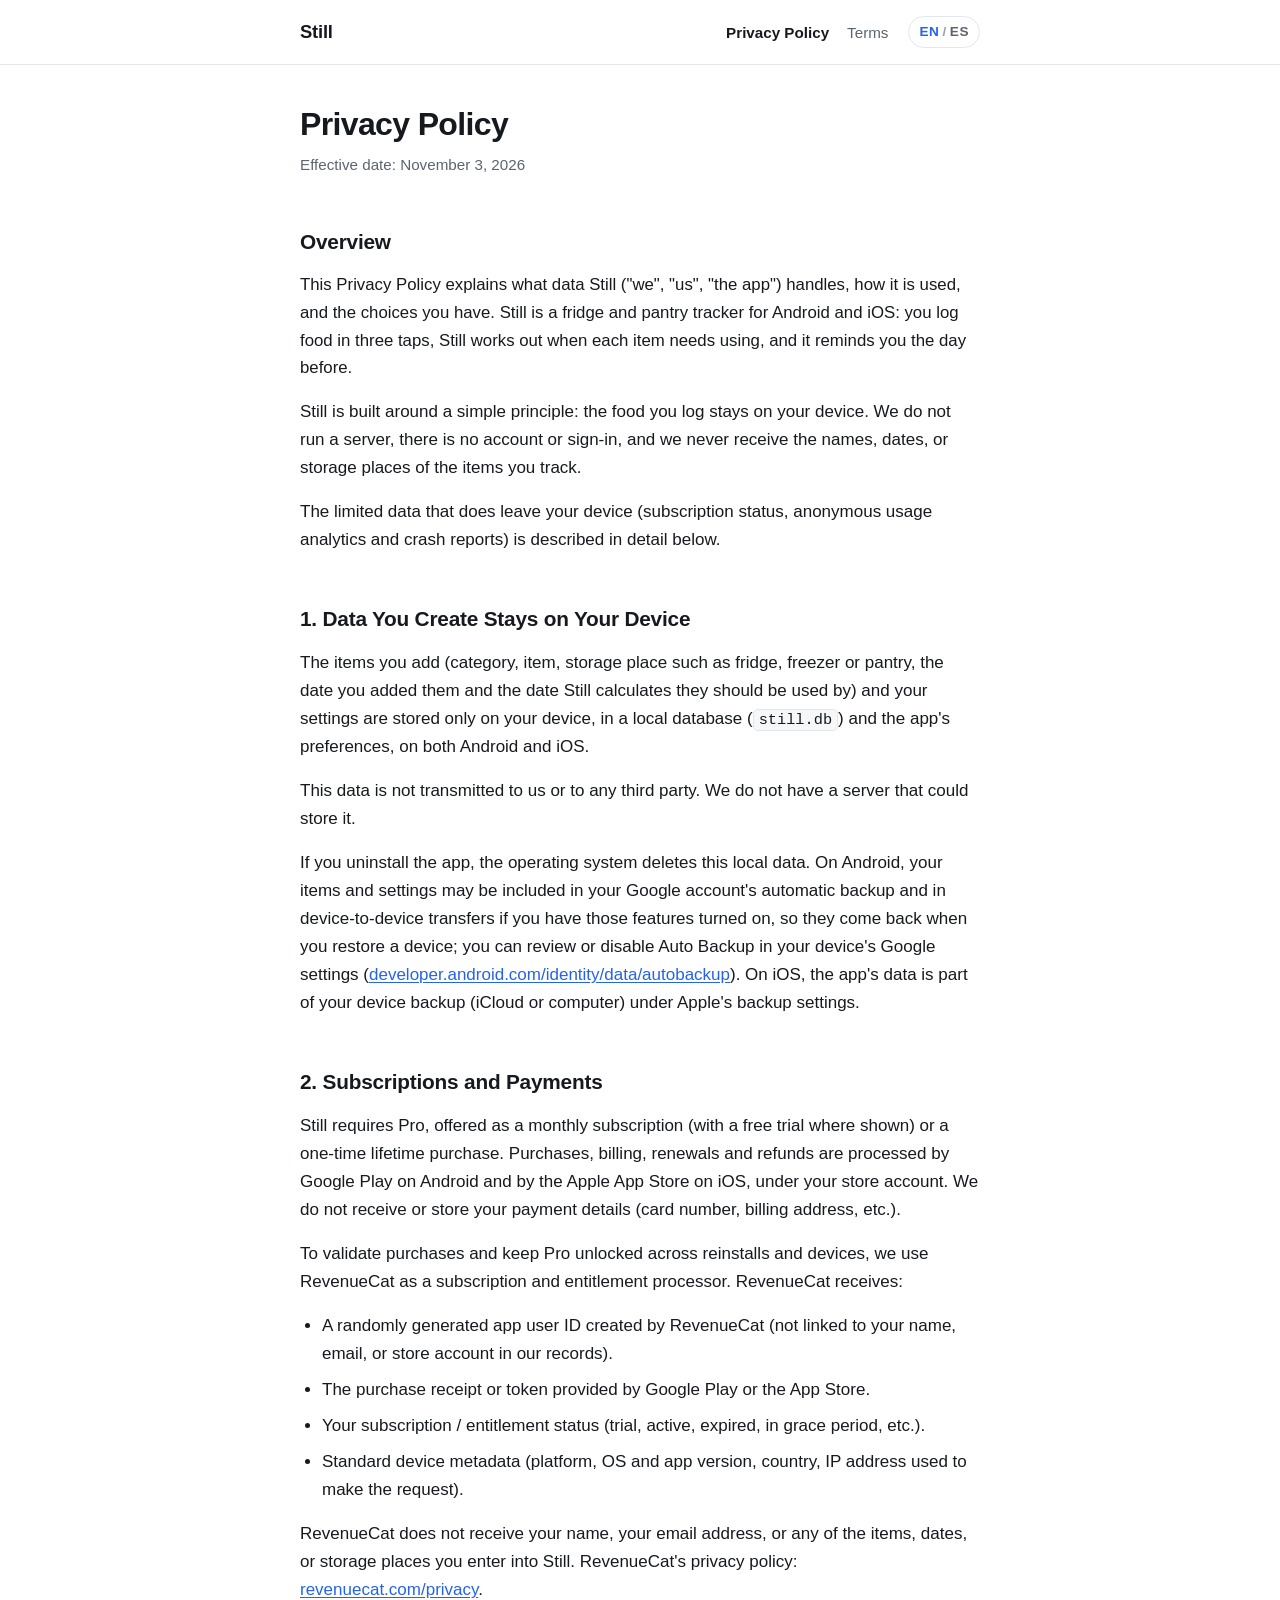
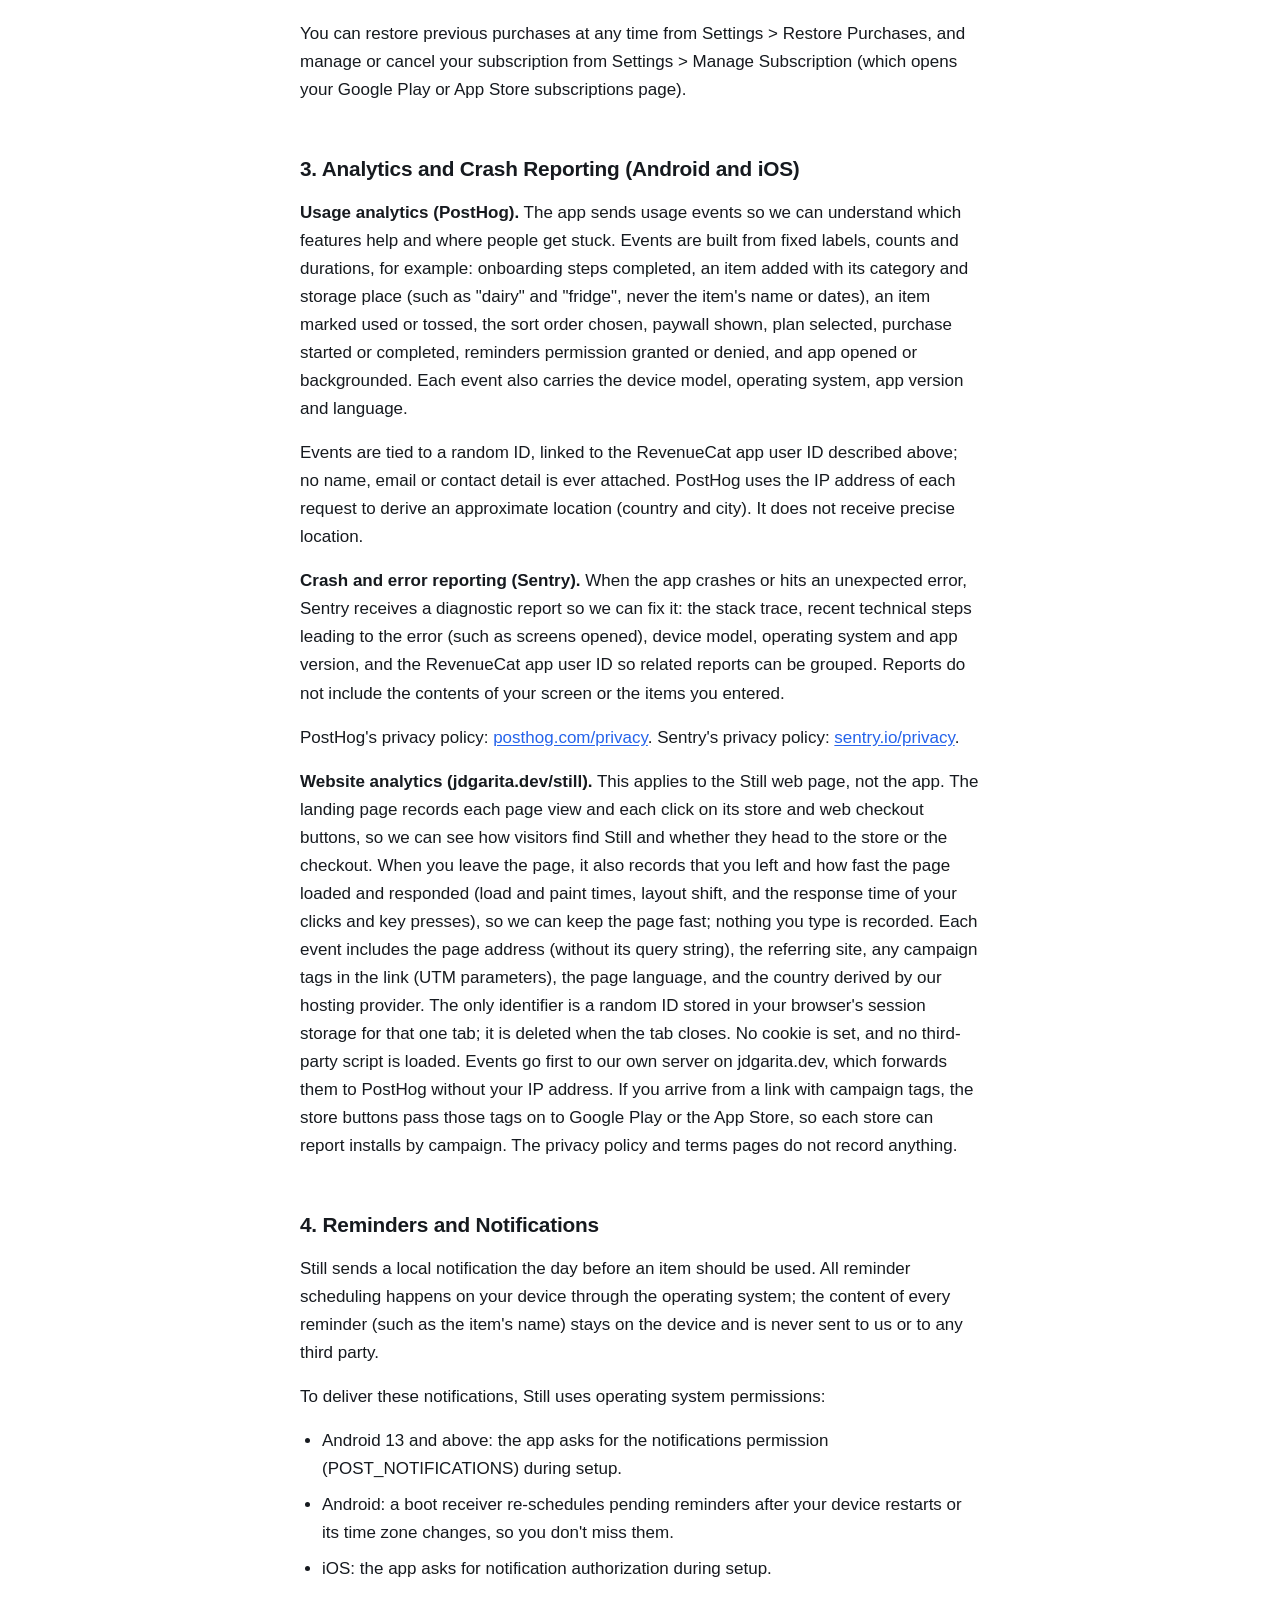
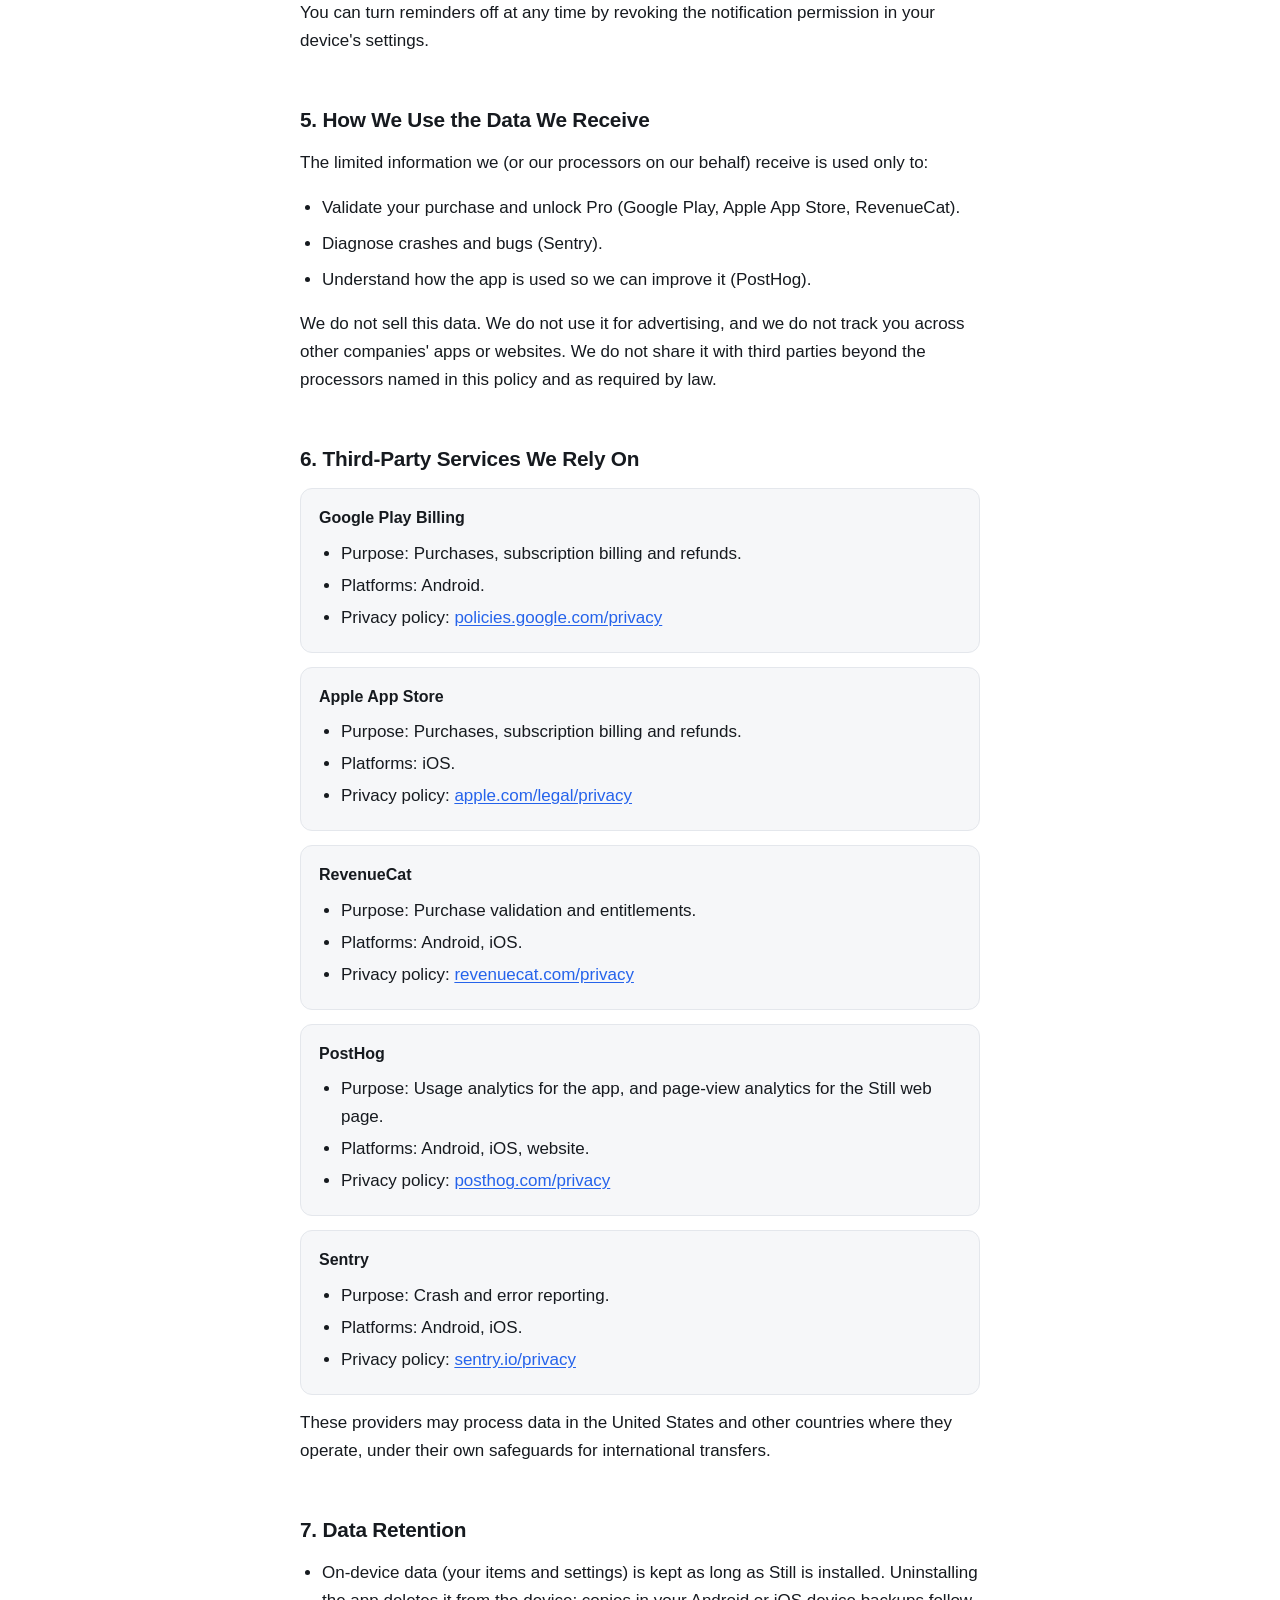
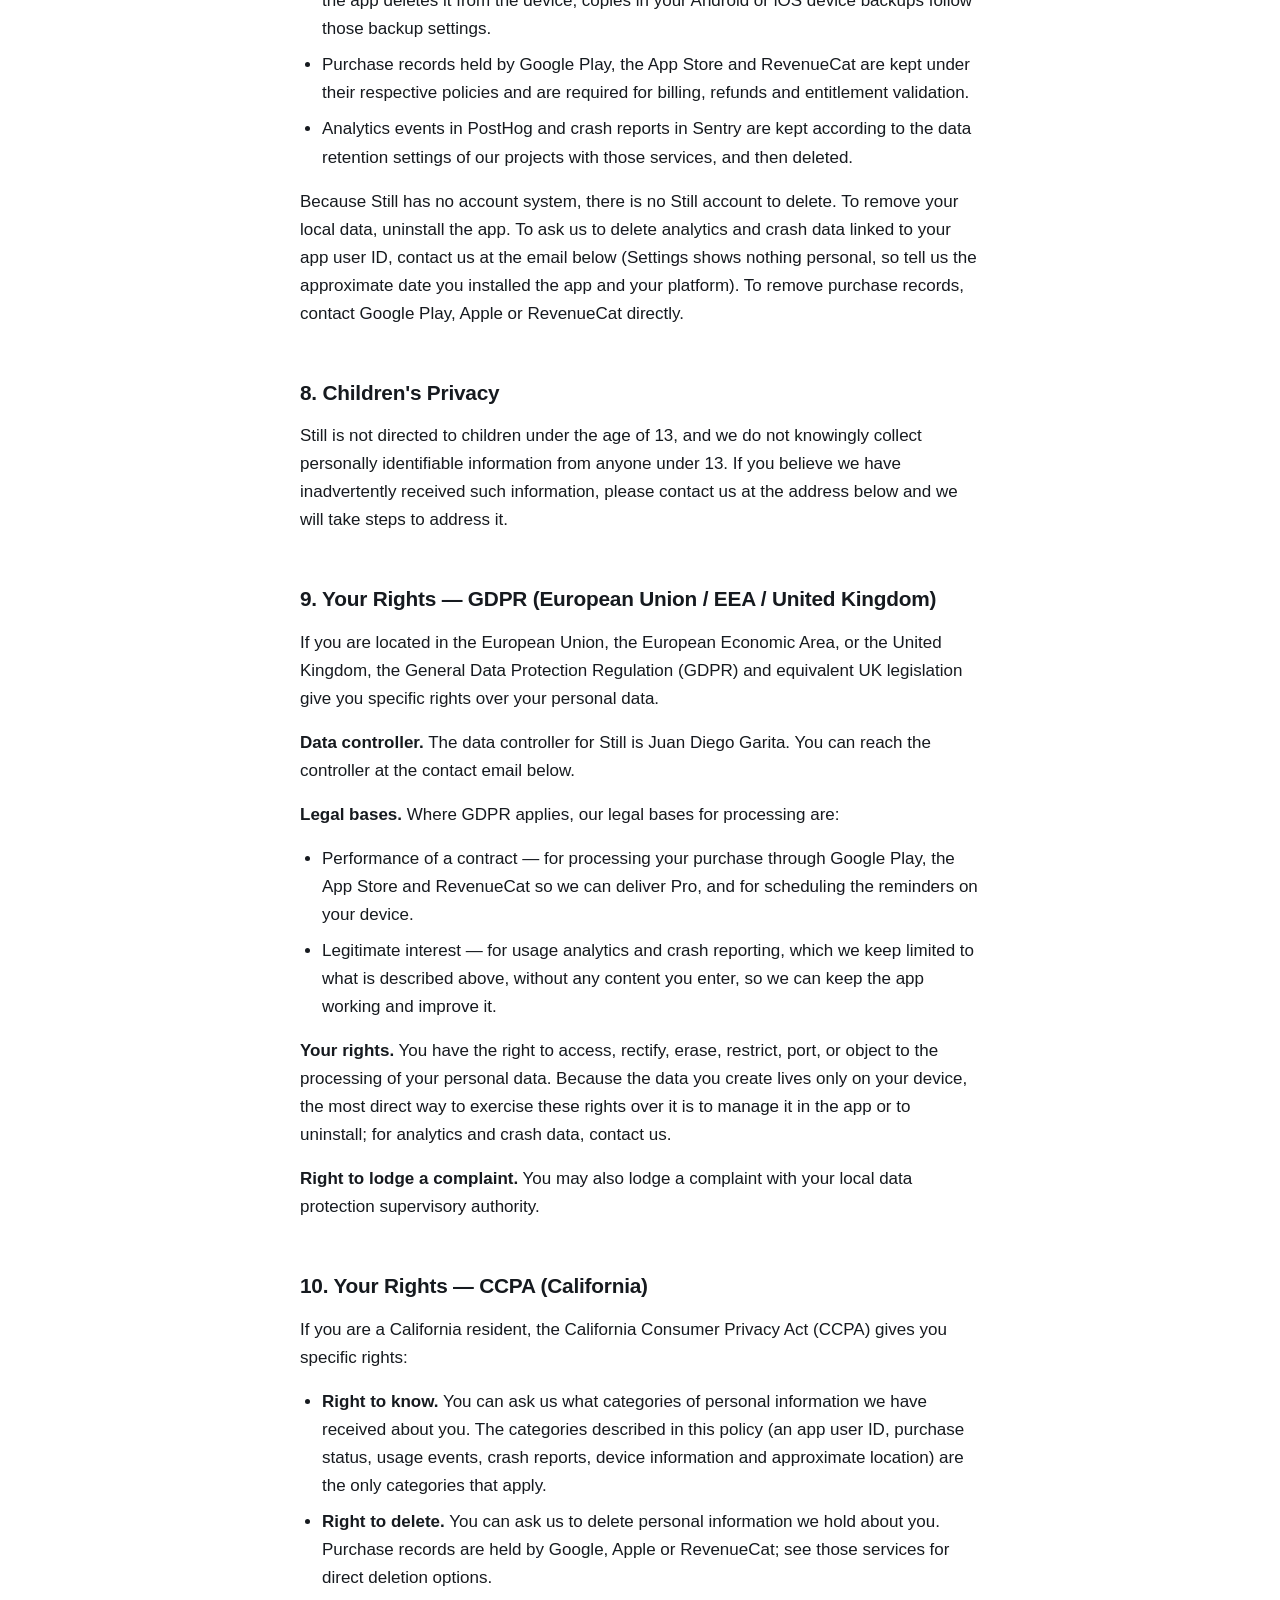
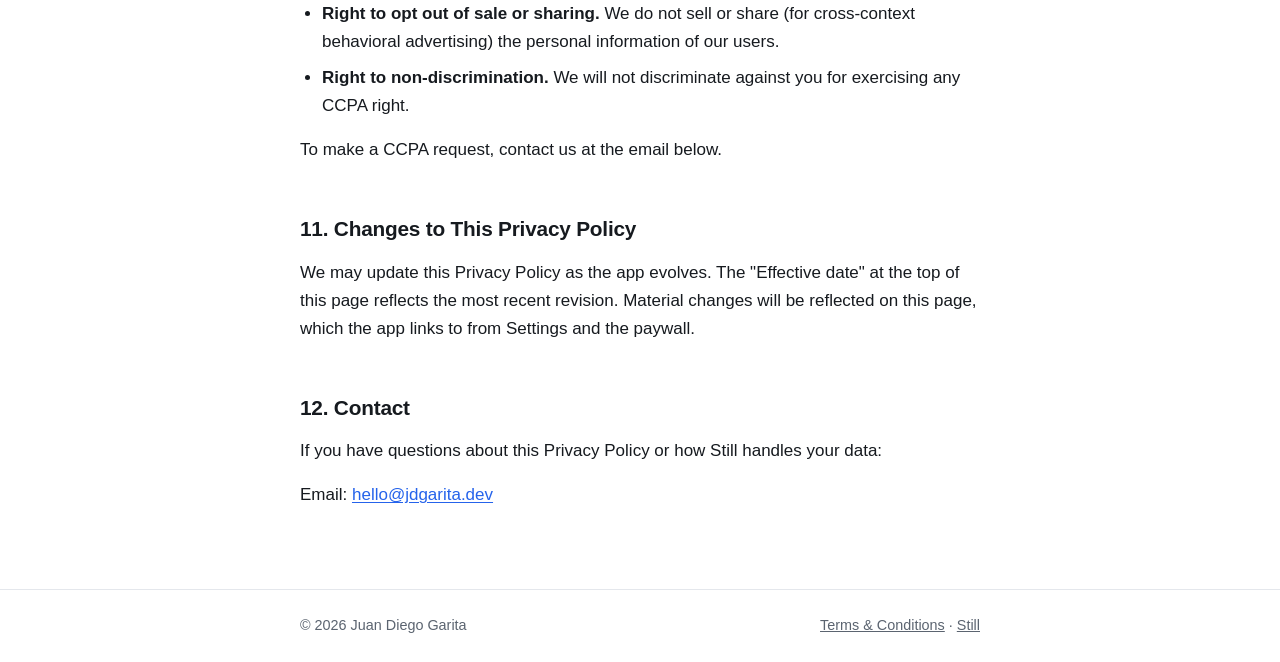
<file: still/privacy-policy/index.html>
<!DOCTYPE html>
<html lang="en">
<head>
    <!--
      Still — Privacy Policy
      ============================================================
      Standalone legal page. Long-form prose is inline here by
      design (NOT routed through the root site's per-string i18n
      system, which is built for short UI labels). Bilingual: the
      English text and a Spanish courtesy translation sit side by
      side ([data-lang]); <html lang> picks one (EN without JS).
      Own stylesheet, follows OS light/dark via prefers-color-scheme.
      Edit BOTH languages when the text changes.
      When the policy changes, bump the "Effective date" below.
    -->
    <meta charset="utf-8" />
    <meta name="viewport" content="width=device-width, initial-scale=1.0" />
    <meta name="color-scheme" content="light dark" />
    <meta name="description" content="Privacy Policy for Still, a fridge and pantry tracker for Android and iOS. The food you log stays on your device." />
    <meta name="theme-color" content="#ffffff" media="(prefers-color-scheme: light)" />
    <meta name="theme-color" content="#0f1115" media="(prefers-color-scheme: dark)" />

    <title>Still — Privacy Policy</title>
    <link rel="canonical" href="https://jdgarita.dev/still/privacy-policy/" />

    <link rel="icon" href="../../image/favicon.svg" type="image/svg+xml" />
    <link rel="icon" href="../../image/favicon-32.png" sizes="32x32" type="image/png" />
    <link rel="icon" href="../../image/favicon-16.png" sizes="16x16" type="image/png" />
    <link rel="apple-touch-icon" href="../../image/apple-touch-icon.png" />
    <link rel="shortcut icon" href="../../image/favicon.ico" />
    <link rel="stylesheet" href="../still.css" />
    <script>
      // Language before first paint: ?lang=en|es (what the app links with), else the visitor's
      // choice (localStorage "still-lang", shared with the landing), else the browser language.
      (function () {
        var d = document.documentElement, l = null;
        try { l = new URLSearchParams(location.search).get('lang'); } catch (e) {}
        if (l !== 'en' && l !== 'es') { try { l = localStorage.getItem('still-lang'); } catch (e) {} }
        if (l !== 'en' && l !== 'es') { l = (navigator.language || 'en').toLowerCase().indexOf('es') === 0 ? 'es' : 'en'; }
        d.setAttribute('lang', l);
        d.className += ' js';
      })();
    </script>
</head>
<body>
    <a class="skip-link" href="#main"><span data-lang="en">Skip to content</span><span data-lang="es" lang="es">Ir al contenido</span></a>

    <header class="doc-header">
        <div class="container">
            <a class="wordmark" href="../">Still</a>
            <nav class="doc-nav" aria-label="Legal documents">
                <a href="../privacy-policy/" aria-current="page"><span data-lang="en">Privacy Policy</span><span data-lang="es" lang="es">Política de privacidad</span></a>
                <a href="../terms-and-conditions/"><span data-lang="en">Terms</span><span data-lang="es" lang="es">Términos</span></a>
            </nav>
            <button id="lang-toggle" class="lang-toggle" type="button" aria-label="Switch language">
                <span class="lang-seg lang-en">EN</span><span class="lang-sep">/</span><span class="lang-seg lang-es">ES</span>
            </button>
        </div>
    </header>

    <main class="container doc" id="main" tabindex="-1">
        <div data-lang="en" lang="en">
            <h1>Privacy Policy</h1>
            <p class="doc-meta">Effective date: <time datetime="2026-11-03">November 3, 2026</time></p>

            <h2>Overview</h2>
            <p class="doc-lead">This Privacy Policy explains what data Still ("we", "us", "the app") handles, how it is used, and the choices you have. Still is a fridge and pantry tracker for Android and iOS: you log food in three taps, Still works out when each item needs using, and it reminds you the day before.</p>
            <p>Still is built around a simple principle: the food you log stays on your device. We do not run a server, there is no account or sign-in, and we never receive the names, dates, or storage places of the items you track.</p>
            <p>The limited data that does leave your device (subscription status, anonymous usage analytics and crash reports) is described in detail below.</p>

            <h2>1. Data You Create Stays on Your Device</h2>
            <p>The items you add (category, item, storage place such as fridge, freezer or pantry, the date you added them and the date Still calculates they should be used by) and your settings are stored only on your device, in a local database (<code>still.db</code>) and the app's preferences, on both Android and iOS.</p>
            <p>This data is not transmitted to us or to any third party. We do not have a server that could store it.</p>
            <p>If you uninstall the app, the operating system deletes this local data. On Android, your items and settings may be included in your Google account's automatic backup and in device-to-device transfers if you have those features turned on, so they come back when you restore a device; you can review or disable Auto Backup in your device's Google settings (<a href="https://developer.android.com/identity/data/autobackup" target="_blank" rel="noopener noreferrer">developer.android.com/identity/data/autobackup</a>). On iOS, the app's data is part of your device backup (iCloud or computer) under Apple's backup settings.</p>

            <h2>2. Subscriptions and Payments</h2>
            <p>Still requires Pro, offered as a monthly subscription (with a free trial where shown) or a one-time lifetime purchase. Purchases, billing, renewals and refunds are processed by Google Play on Android and by the Apple App Store on iOS, under your store account. We do not receive or store your payment details (card number, billing address, etc.).</p>
            <p>To validate purchases and keep Pro unlocked across reinstalls and devices, we use RevenueCat as a subscription and entitlement processor. RevenueCat receives:</p>
            <ul>
                <li>A randomly generated app user ID created by RevenueCat (not linked to your name, email, or store account in our records).</li>
                <li>The purchase receipt or token provided by Google Play or the App Store.</li>
                <li>Your subscription / entitlement status (trial, active, expired, in grace period, etc.).</li>
                <li>Standard device metadata (platform, OS and app version, country, IP address used to make the request).</li>
            </ul>
            <p>RevenueCat does not receive your name, your email address, or any of the items, dates, or storage places you enter into Still. RevenueCat's privacy policy: <a href="https://www.revenuecat.com/privacy" target="_blank" rel="noopener noreferrer">revenuecat.com/privacy</a>.</p>
            <p>You can restore previous purchases at any time from Settings &gt; Restore Purchases, and manage or cancel your subscription from Settings &gt; Manage Subscription (which opens your Google Play or App Store subscriptions page).</p>

            <h2>3. Analytics and Crash Reporting (Android and iOS)</h2>
            <p><strong>Usage analytics (PostHog).</strong> The app sends usage events so we can understand which features help and where people get stuck. Events are built from fixed labels, counts and durations, for example: onboarding steps completed, an item added with its category and storage place (such as "dairy" and "fridge", never the item's name or dates), an item marked used or tossed, the sort order chosen, paywall shown, plan selected, purchase started or completed, reminders permission granted or denied, and app opened or backgrounded. Each event also carries the device model, operating system, app version and language.</p>
            <p>Events are tied to a random ID, linked to the RevenueCat app user ID described above; no name, email or contact detail is ever attached. PostHog uses the IP address of each request to derive an approximate location (country and city). It does not receive precise location.</p>
            <p><strong>Crash and error reporting (Sentry).</strong> When the app crashes or hits an unexpected error, Sentry receives a diagnostic report so we can fix it: the stack trace, recent technical steps leading to the error (such as screens opened), device model, operating system and app version, and the RevenueCat app user ID so related reports can be grouped. Reports do not include the contents of your screen or the items you entered.</p>
            <p>PostHog's privacy policy: <a href="https://posthog.com/privacy" target="_blank" rel="noopener noreferrer">posthog.com/privacy</a>. Sentry's privacy policy: <a href="https://sentry.io/privacy/" target="_blank" rel="noopener noreferrer">sentry.io/privacy</a>.</p>
            <p><strong>Website analytics (jdgarita.dev/still).</strong> This applies to the Still web page, not the app. The landing page records each page view and each click on its store and web checkout buttons, so we can see how visitors find Still and whether they head to the store or the checkout. When you leave the page, it also records that you left and how fast the page loaded and responded (load and paint times, layout shift, and the response time of your clicks and key presses), so we can keep the page fast; nothing you type is recorded. Each event includes the page address (without its query string), the referring site, any campaign tags in the link (UTM parameters), the page language, and the country derived by our hosting provider. The only identifier is a random ID stored in your browser's session storage for that one tab; it is deleted when the tab closes. No cookie is set, and no third-party script is loaded. Events go first to our own server on jdgarita.dev, which forwards them to PostHog without your IP address. If you arrive from a link with campaign tags, the store buttons pass those tags on to Google Play or the App Store, so each store can report installs by campaign. The privacy policy and terms pages do not record anything.</p>

            <h2>4. Reminders and Notifications</h2>
            <p>Still sends a local notification the day before an item should be used. All reminder scheduling happens on your device through the operating system; the content of every reminder (such as the item's name) stays on the device and is never sent to us or to any third party.</p>
            <p>To deliver these notifications, Still uses operating system permissions:</p>
            <ul>
                <li>Android 13 and above: the app asks for the notifications permission (POST_NOTIFICATIONS) during setup.</li>
                <li>Android: a boot receiver re-schedules pending reminders after your device restarts or its time zone changes, so you don't miss them.</li>
                <li>iOS: the app asks for notification authorization during setup.</li>
            </ul>
            <p>You can turn reminders off at any time by revoking the notification permission in your device's settings.</p>

            <h2>5. How We Use the Data We Receive</h2>
            <p>The limited information we (or our processors on our behalf) receive is used only to:</p>
            <ul>
                <li>Validate your purchase and unlock Pro (Google Play, Apple App Store, RevenueCat).</li>
                <li>Diagnose crashes and bugs (Sentry).</li>
                <li>Understand how the app is used so we can improve it (PostHog).</li>
            </ul>
            <p>We do not sell this data. We do not use it for advertising, and we do not track you across other companies' apps or websites. We do not share it with third parties beyond the processors named in this policy and as required by law.</p>

            <h2>6. Third-Party Services We Rely On</h2>
            <div class="svc">
                <h3>Google Play Billing</h3>
                <ul>
                    <li>Purpose: Purchases, subscription billing and refunds.</li>
                    <li>Platforms: Android.</li>
                    <li>Privacy policy: <a href="https://policies.google.com/privacy" target="_blank" rel="noopener noreferrer">policies.google.com/privacy</a></li>
                </ul>
            </div>
            <div class="svc">
                <h3>Apple App Store</h3>
                <ul>
                    <li>Purpose: Purchases, subscription billing and refunds.</li>
                    <li>Platforms: iOS.</li>
                    <li>Privacy policy: <a href="https://www.apple.com/legal/privacy/" target="_blank" rel="noopener noreferrer">apple.com/legal/privacy</a></li>
                </ul>
            </div>
            <div class="svc">
                <h3>RevenueCat</h3>
                <ul>
                    <li>Purpose: Purchase validation and entitlements.</li>
                    <li>Platforms: Android, iOS.</li>
                    <li>Privacy policy: <a href="https://www.revenuecat.com/privacy" target="_blank" rel="noopener noreferrer">revenuecat.com/privacy</a></li>
                </ul>
            </div>
            <div class="svc">
                <h3>PostHog</h3>
                <ul>
                    <li>Purpose: Usage analytics for the app, and page-view analytics for the Still web page.</li>
                    <li>Platforms: Android, iOS, website.</li>
                    <li>Privacy policy: <a href="https://posthog.com/privacy" target="_blank" rel="noopener noreferrer">posthog.com/privacy</a></li>
                </ul>
            </div>
            <div class="svc">
                <h3>Sentry</h3>
                <ul>
                    <li>Purpose: Crash and error reporting.</li>
                    <li>Platforms: Android, iOS.</li>
                    <li>Privacy policy: <a href="https://sentry.io/privacy/" target="_blank" rel="noopener noreferrer">sentry.io/privacy</a></li>
                </ul>
            </div>
            <p>These providers may process data in the United States and other countries where they operate, under their own safeguards for international transfers.</p>

            <h2>7. Data Retention</h2>
            <ul>
                <li>On-device data (your items and settings) is kept as long as Still is installed. Uninstalling the app deletes it from the device; copies in your Android or iOS device backups follow those backup settings.</li>
                <li>Purchase records held by Google Play, the App Store and RevenueCat are kept under their respective policies and are required for billing, refunds and entitlement validation.</li>
                <li>Analytics events in PostHog and crash reports in Sentry are kept according to the data retention settings of our projects with those services, and then deleted.</li>
            </ul>
            <p>Because Still has no account system, there is no Still account to delete. To remove your local data, uninstall the app. To ask us to delete analytics and crash data linked to your app user ID, contact us at the email below (Settings shows nothing personal, so tell us the approximate date you installed the app and your platform). To remove purchase records, contact Google Play, Apple or RevenueCat directly.</p>

            <h2>8. Children's Privacy</h2>
            <p>Still is not directed to children under the age of 13, and we do not knowingly collect personally identifiable information from anyone under 13. If you believe we have inadvertently received such information, please contact us at the address below and we will take steps to address it.</p>

            <h2>9. Your Rights — GDPR (European Union / EEA / United Kingdom)</h2>
            <p>If you are located in the European Union, the European Economic Area, or the United Kingdom, the General Data Protection Regulation (GDPR) and equivalent UK legislation give you specific rights over your personal data.</p>
            <p><strong>Data controller.</strong> The data controller for Still is Juan Diego Garita. You can reach the controller at the contact email below.</p>
            <p><strong>Legal bases.</strong> Where GDPR applies, our legal bases for processing are:</p>
            <ul>
                <li>Performance of a contract — for processing your purchase through Google Play, the App Store and RevenueCat so we can deliver Pro, and for scheduling the reminders on your device.</li>
                <li>Legitimate interest — for usage analytics and crash reporting, which we keep limited to what is described above, without any content you enter, so we can keep the app working and improve it.</li>
            </ul>
            <p><strong>Your rights.</strong> You have the right to access, rectify, erase, restrict, port, or object to the processing of your personal data. Because the data you create lives only on your device, the most direct way to exercise these rights over it is to manage it in the app or to uninstall; for analytics and crash data, contact us.</p>
            <p><strong>Right to lodge a complaint.</strong> You may also lodge a complaint with your local data protection supervisory authority.</p>

            <h2>10. Your Rights — CCPA (California)</h2>
            <p>If you are a California resident, the California Consumer Privacy Act (CCPA) gives you specific rights:</p>
            <ul>
                <li><strong>Right to know.</strong> You can ask us what categories of personal information we have received about you. The categories described in this policy (an app user ID, purchase status, usage events, crash reports, device information and approximate location) are the only categories that apply.</li>
                <li><strong>Right to delete.</strong> You can ask us to delete personal information we hold about you. Purchase records are held by Google, Apple or RevenueCat; see those services for direct deletion options.</li>
                <li><strong>Right to opt out of sale or sharing.</strong> We do not sell or share (for cross-context behavioral advertising) the personal information of our users.</li>
                <li><strong>Right to non-discrimination.</strong> We will not discriminate against you for exercising any CCPA right.</li>
            </ul>
            <p>To make a CCPA request, contact us at the email below.</p>

            <h2>11. Changes to This Privacy Policy</h2>
            <p>We may update this Privacy Policy as the app evolves. The "Effective date" at the top of this page reflects the most recent revision. Material changes will be reflected on this page, which the app links to from Settings and the paywall.</p>

            <h2>12. Contact</h2>
            <p>If you have questions about this Privacy Policy or how Still handles your data:</p>
            <p>Email: <a href="mailto:hello@jdgarita.dev">hello@jdgarita.dev</a></p>
        </div>
        <div data-lang="es" lang="es">
            <h1>Política de privacidad</h1>
            <p class="doc-meta">Fecha de entrada en vigor: <time datetime="2026-11-03">3 de noviembre de 2026</time></p>
            <p class="doc-note">Esta es una traducción de cortesía. Si hay alguna diferencia entre esta versión y la versión en inglés, prevalece la versión en inglés.</p>

            <h2>Resumen</h2>
            <p class="doc-lead">Esta Política de privacidad explica qué datos maneja Still ("nosotros", "la app"), cómo se usan y qué opciones tienes. Still es un organizador de refrigerador y despensa para Android e iOS: registras tus alimentos en tres toques, Still calcula cuándo conviene usar cada uno y te avisa el día antes.</p>
            <p>Still se basa en un principio sencillo: los alimentos que registras se quedan en tu dispositivo. No tenemos un servidor, no hay cuenta ni inicio de sesión, y nunca recibimos los nombres, las fechas ni los lugares de almacenamiento de lo que registras.</p>
            <p>Los pocos datos que sí salen de tu dispositivo (el estado de tu suscripción, analíticas de uso anónimas e informes de fallos) se describen en detalle más abajo.</p>

            <h2>1. Los datos que creas se quedan en tu dispositivo</h2>
            <p>Los alimentos que agregas (categoría, alimento, lugar de almacenamiento como refrigerador, congelador o despensa, la fecha en que los agregaste y la fecha en que Still calcula que conviene usarlos) y tus ajustes se guardan solo en tu dispositivo, en una base de datos local (<code>still.db</code>) y en las preferencias de la app, tanto en Android como en iOS.</p>
            <p>Estos datos no se nos envían a nosotros ni a terceros. No tenemos un servidor que pudiera guardarlos.</p>
            <p>Si desinstalas la app, el sistema operativo borra estos datos locales. En Android, tus alimentos y ajustes pueden incluirse en la copia de seguridad automática de tu cuenta de Google y en las transferencias entre dispositivos si tienes esas funciones activadas, de modo que vuelven al restaurar un dispositivo; puedes revisar o desactivar la Copia de seguridad automática en los ajustes de Google de tu dispositivo (<a href="https://developer.android.com/identity/data/autobackup" target="_blank" rel="noopener noreferrer">developer.android.com/identity/data/autobackup</a>). En iOS, los datos de la app forman parte de la copia de seguridad de tu dispositivo (iCloud o computadora) según los ajustes de copia de seguridad de Apple.</p>

            <h2>2. Suscripciones y pagos</h2>
            <p>Still requiere Pro, que se ofrece como suscripción mensual (con prueba gratuita cuando se indica) o como compra única de por vida. Las compras, la facturación, las renovaciones y los reembolsos los procesa Google Play en Android y la App Store de Apple en iOS, con tu cuenta de la tienda. No recibimos ni guardamos tus datos de pago (número de tarjeta, dirección de facturación, etc.).</p>
            <p>Para validar las compras y mantener Pro activo entre reinstalaciones y dispositivos, usamos RevenueCat como procesador de suscripciones y derechos de acceso. RevenueCat recibe:</p>
            <ul>
                <li>Un ID de usuario de la app generado al azar por RevenueCat (que en nuestros registros no está vinculado a tu nombre, correo ni cuenta de la tienda).</li>
                <li>El recibo o token de compra que proporciona Google Play o la App Store.</li>
                <li>El estado de tu suscripción o derecho de acceso (prueba, activa, vencida, en período de gracia, etc.).</li>
                <li>Metadatos estándar del dispositivo (plataforma, versión del sistema operativo y de la app, país y la dirección IP usada para la solicitud).</li>
            </ul>
            <p>RevenueCat no recibe tu nombre, tu correo electrónico ni ninguno de los alimentos, fechas o lugares de almacenamiento que ingresas en Still. Política de privacidad de RevenueCat: <a href="https://www.revenuecat.com/privacy" target="_blank" rel="noopener noreferrer">revenuecat.com/privacy</a>.</p>
            <p>Puedes restaurar compras anteriores en cualquier momento desde Ajustes &gt; Restaurar compras, y gestionar o cancelar tu suscripción desde Ajustes &gt; Administrar suscripción (que abre la página de suscripciones de Google Play o de la App Store).</p>

            <h2>3. Analíticas e informes de fallos (Android e iOS)</h2>
            <p><strong>Analíticas de uso (PostHog).</strong> La app envía eventos de uso para que entendamos qué funciones ayudan y dónde se traba la gente. Los eventos se construyen con etiquetas fijas, conteos y duraciones, por ejemplo: pasos de la bienvenida completados, un alimento agregado con su categoría y lugar de almacenamiento (como "lácteos" y "refrigerador", nunca el nombre del alimento ni sus fechas), un alimento marcado como usado o desechado, el orden elegido, el paywall mostrado, el plan seleccionado, una compra iniciada o completada, el permiso de recordatorios concedido o denegado, y la app abierta o enviada a segundo plano. Cada evento incluye también el modelo del dispositivo, el sistema operativo, la versión de la app y el idioma.</p>
            <p>Los eventos se asocian a un ID aleatorio, vinculado al ID de usuario de RevenueCat descrito arriba; nunca se adjunta un nombre, correo ni dato de contacto. PostHog usa la dirección IP de cada solicitud para deducir una ubicación aproximada (país y ciudad). No recibe tu ubicación precisa.</p>
            <p><strong>Informes de fallos y errores (Sentry).</strong> Cuando la app se cierra inesperadamente o encuentra un error, Sentry recibe un informe de diagnóstico para que podamos corregirlo: el seguimiento de pila (stack trace), los pasos técnicos recientes que llevaron al error (como las pantallas abiertas), el modelo del dispositivo, el sistema operativo, la versión de la app y el ID de usuario de RevenueCat para agrupar informes relacionados. Los informes no incluyen el contenido de tu pantalla ni los alimentos que ingresaste.</p>
            <p>Política de privacidad de PostHog: <a href="https://posthog.com/privacy" target="_blank" rel="noopener noreferrer">posthog.com/privacy</a>. Política de privacidad de Sentry: <a href="https://sentry.io/privacy/" target="_blank" rel="noopener noreferrer">sentry.io/privacy</a>.</p>
            <p><strong>Analíticas del sitio web (jdgarita.dev/still).</strong> Esto aplica a la página web de Still, no a la app. La página principal registra cada visita y cada clic en sus botones de tienda y de pago en la web, para que veamos cómo llegan los visitantes a Still y si van a la tienda o al pago. Cuando sales de la página, también registra que saliste y qué tan rápido cargó y respondió la página (tiempos de carga y de pintado, desplazamientos del diseño y el tiempo de respuesta de tus clics y teclas), para mantener la página rápida; no se registra nada de lo que escribes. Cada evento incluye la dirección de la página (sin sus parámetros de consulta), el sitio de procedencia, las etiquetas de campaña del enlace (parámetros UTM), el idioma de la página y el país que deduce nuestro proveedor de hosting. El único identificador es un ID aleatorio guardado en el almacenamiento de sesión de tu navegador para esa pestaña; se borra al cerrarla. No se usan cookies ni se cargan scripts de terceros. Los eventos llegan primero a nuestro propio servidor en jdgarita.dev, que los reenvía a PostHog sin tu dirección IP. Si llegas desde un enlace con etiquetas de campaña, los botones de tienda pasan esas etiquetas a Google Play o al App Store, para que cada tienda pueda contar las instalaciones por campaña. Las páginas de la política de privacidad y de los términos no registran nada.</p>

            <h2>4. Recordatorios y notificaciones</h2>
            <p>Still envía una notificación local el día antes de que convenga usar un alimento. Toda la programación de recordatorios ocurre en tu dispositivo a través del sistema operativo; el contenido de cada recordatorio (como el nombre del alimento) se queda en el dispositivo y nunca se nos envía a nosotros ni a terceros.</p>
            <p>Para entregar estas notificaciones, Still usa permisos del sistema operativo:</p>
            <ul>
                <li>Android 13 y posteriores: la app pide el permiso de notificaciones (POST_NOTIFICATIONS) durante la configuración.</li>
                <li>Android: un receptor de arranque vuelve a programar los recordatorios pendientes cuando el dispositivo se reinicia o cambia de zona horaria, para que no te los pierdas.</li>
                <li>iOS: la app pide autorización para notificaciones durante la configuración.</li>
            </ul>
            <p>Puedes desactivar los recordatorios en cualquier momento quitando el permiso de notificaciones en los ajustes de tu dispositivo.</p>

            <h2>5. Cómo usamos los datos que recibimos</h2>
            <p>La poca información que recibimos (nosotros o nuestros procesadores en nuestro nombre) se usa solo para:</p>
            <ul>
                <li>Validar tu compra y activar Pro (Google Play, App Store de Apple, RevenueCat).</li>
                <li>Diagnosticar fallos y errores (Sentry).</li>
                <li>Entender cómo se usa la app para mejorarla (PostHog).</li>
            </ul>
            <p>No vendemos estos datos. No los usamos para publicidad ni te rastreamos a través de apps o sitios web de otras empresas. No los compartimos con terceros más allá de los procesadores mencionados en esta política y de lo que exija la ley.</p>

            <h2>6. Servicios de terceros que usamos</h2>
            <div class="svc">
                <h3>Facturación de Google Play</h3>
                <ul>
                    <li>Propósito: compras, facturación de suscripciones y reembolsos.</li>
                    <li>Plataformas: Android.</li>
                    <li>Política de privacidad: <a href="https://policies.google.com/privacy" target="_blank" rel="noopener noreferrer">policies.google.com/privacy</a></li>
                </ul>
            </div>
            <div class="svc">
                <h3>App Store de Apple</h3>
                <ul>
                    <li>Propósito: compras, facturación de suscripciones y reembolsos.</li>
                    <li>Plataformas: iOS.</li>
                    <li>Política de privacidad: <a href="https://www.apple.com/legal/privacy/" target="_blank" rel="noopener noreferrer">apple.com/legal/privacy</a></li>
                </ul>
            </div>
            <div class="svc">
                <h3>RevenueCat</h3>
                <ul>
                    <li>Propósito: validación de compras y derechos de acceso.</li>
                    <li>Plataformas: Android, iOS.</li>
                    <li>Política de privacidad: <a href="https://www.revenuecat.com/privacy" target="_blank" rel="noopener noreferrer">revenuecat.com/privacy</a></li>
                </ul>
            </div>
            <div class="svc">
                <h3>PostHog</h3>
                <ul>
                    <li>Propósito: analíticas de uso de la app y analíticas de visitas de la página web de Still.</li>
                    <li>Plataformas: Android, iOS, sitio web.</li>
                    <li>Política de privacidad: <a href="https://posthog.com/privacy" target="_blank" rel="noopener noreferrer">posthog.com/privacy</a></li>
                </ul>
            </div>
            <div class="svc">
                <h3>Sentry</h3>
                <ul>
                    <li>Propósito: informes de fallos y errores.</li>
                    <li>Plataformas: Android, iOS.</li>
                    <li>Política de privacidad: <a href="https://sentry.io/privacy/" target="_blank" rel="noopener noreferrer">sentry.io/privacy</a></li>
                </ul>
            </div>
            <p>Estos proveedores pueden procesar datos en Estados Unidos y en otros países donde operan, con sus propias garantías para las transferencias internacionales.</p>

            <h2>7. Conservación de los datos</h2>
            <ul>
                <li>Los datos del dispositivo (tus alimentos y ajustes) se conservan mientras Still esté instalada. Desinstalar la app los borra del dispositivo; las copias en tus respaldos de Android o iOS siguen los ajustes de esos respaldos.</li>
                <li>Los registros de compra que guardan Google Play, la App Store y RevenueCat se conservan según sus respectivas políticas y son necesarios para la facturación, los reembolsos y la validación de derechos de acceso.</li>
                <li>Los eventos de analíticas en PostHog y los informes de fallos en Sentry se conservan según los ajustes de retención de datos de nuestros proyectos en esos servicios, y luego se borran.</li>
            </ul>
            <p>Como Still no tiene un sistema de cuentas, no hay una cuenta de Still que borrar. Para eliminar tus datos locales, desinstala la app. Para pedirnos que borremos los datos de analíticas y fallos vinculados a tu ID de usuario de la app, escríbenos al correo de abajo (Ajustes no muestra nada personal, así que indícanos la fecha aproximada en que instalaste la app y tu plataforma). Para eliminar registros de compra, contacta directamente a Google Play, Apple o RevenueCat.</p>

            <h2>8. Privacidad de menores</h2>
            <p>Still no está dirigida a menores de 13 años, y no recopilamos a sabiendas información de identificación personal de menores de 13 años. Si crees que recibimos esa información por error, escríbenos a la dirección de abajo y tomaremos medidas para resolverlo.</p>

            <h2>9. Tus derechos: RGPD (Unión Europea / EEE / Reino Unido)</h2>
            <p>Si te encuentras en la Unión Europea, el Espacio Económico Europeo o el Reino Unido, el Reglamento General de Protección de Datos (RGPD) y la legislación equivalente del Reino Unido te otorgan derechos específicos sobre tus datos personales.</p>
            <p><strong>Responsable del tratamiento.</strong> El responsable del tratamiento de Still es Juan Diego Garita. Puedes contactarlo en el correo de abajo.</p>
            <p><strong>Bases legales.</strong> Cuando aplica el RGPD, nuestras bases legales para el tratamiento son:</p>
            <ul>
                <li>Ejecución de un contrato: para procesar tu compra a través de Google Play, la App Store y RevenueCat y así entregarte Pro, y para programar los recordatorios en tu dispositivo.</li>
                <li>Interés legítimo: para las analíticas de uso y los informes de fallos, que limitamos a lo descrito arriba, sin ningún contenido que ingreses, para mantener la app funcionando y mejorarla.</li>
            </ul>
            <p><strong>Tus derechos.</strong> Tienes derecho a acceder, rectificar, suprimir, limitar, portar u oponerte al tratamiento de tus datos personales. Como los datos que creas viven solo en tu dispositivo, la forma más directa de ejercer estos derechos sobre ellos es gestionarlos en la app o desinstalarla; para los datos de analíticas y fallos, escríbenos.</p>
            <p><strong>Derecho a presentar una reclamación.</strong> También puedes presentar una reclamación ante la autoridad de protección de datos de tu país.</p>

            <h2>10. Tus derechos: CCPA (California)</h2>
            <p>Si resides en California, la Ley de Privacidad del Consumidor de California (CCPA) te otorga derechos específicos:</p>
            <ul>
                <li><strong>Derecho a saber.</strong> Puedes preguntarnos qué categorías de información personal hemos recibido sobre ti. Las categorías descritas en esta política (un ID de usuario de la app, el estado de compra, eventos de uso, informes de fallos, información del dispositivo y ubicación aproximada) son las únicas que aplican.</li>
                <li><strong>Derecho a eliminar.</strong> Puedes pedirnos que eliminemos la información personal que tengamos sobre ti. Los registros de compra los guardan Google, Apple o RevenueCat; consulta esos servicios para eliminarlos directamente.</li>
                <li><strong>Derecho a excluirte de la venta o el intercambio.</strong> No vendemos ni compartimos (para publicidad conductual entre contextos) la información personal de nuestros usuarios.</li>
                <li><strong>Derecho a la no discriminación.</strong> No te discriminaremos por ejercer ningún derecho de la CCPA.</li>
            </ul>
            <p>Para hacer una solicitud bajo la CCPA, escríbenos al correo de abajo.</p>

            <h2>11. Cambios a esta Política de privacidad</h2>
            <p>Podemos actualizar esta Política de privacidad a medida que la app evoluciona. La "Fecha de entrada en vigor" al inicio de esta página indica la revisión más reciente. Los cambios importantes se reflejarán en esta página, a la que la app enlaza desde Ajustes y el paywall.</p>

            <h2>12. Contacto</h2>
            <p>Si tienes preguntas sobre esta Política de privacidad o sobre cómo Still maneja tus datos:</p>
            <p>Correo: <a href="mailto:hello@jdgarita.dev">hello@jdgarita.dev</a></p>
        </div>
    </main>

    <footer class="doc-footer">
        <div class="container">
            <p>© <span id="footer-year">2026</span> Juan Diego Garita</p>
            <p><a href="../terms-and-conditions/"><span data-lang="en">Terms &amp; Conditions</span><span data-lang="es" lang="es">Términos y condiciones</span></a> · <a href="../">Still</a></p>
        </div>
    </footer>

    <script>
      // Year stamp + the EN/ES toggle. No external dependency; nothing is sent anywhere.
      (function () {
        var y = document.getElementById('footer-year');
        if (y) { y.textContent = String(new Date().getFullYear()); }
        var d = document.documentElement;
        var TITLES = { en: 'Still — Privacy Policy', es: 'Still — Política de privacidad' };
        var LABELS = { en: 'Switch language', es: 'Cambiar idioma' };
        var NAV = { en: 'Legal documents', es: 'Documentos legales' };
        var btn = document.getElementById('lang-toggle');
        var nav = document.querySelector('.doc-nav');
        function apply(l) {
          d.setAttribute('lang', l);
          document.title = TITLES[l];
          if (btn) { btn.setAttribute('aria-label', LABELS[l]); }
          if (nav) { nav.setAttribute('aria-label', NAV[l]); }
        }
        var lang = d.getAttribute('lang') === 'es' ? 'es' : 'en';
        apply(lang);
        if (btn) {
          btn.addEventListener('click', function () {
            lang = lang === 'es' ? 'en' : 'es';
            try { localStorage.setItem('still-lang', lang); } catch (e) {}
            apply(lang);
          });
        }
      })();
    </script>
</body>
</html>
</file>
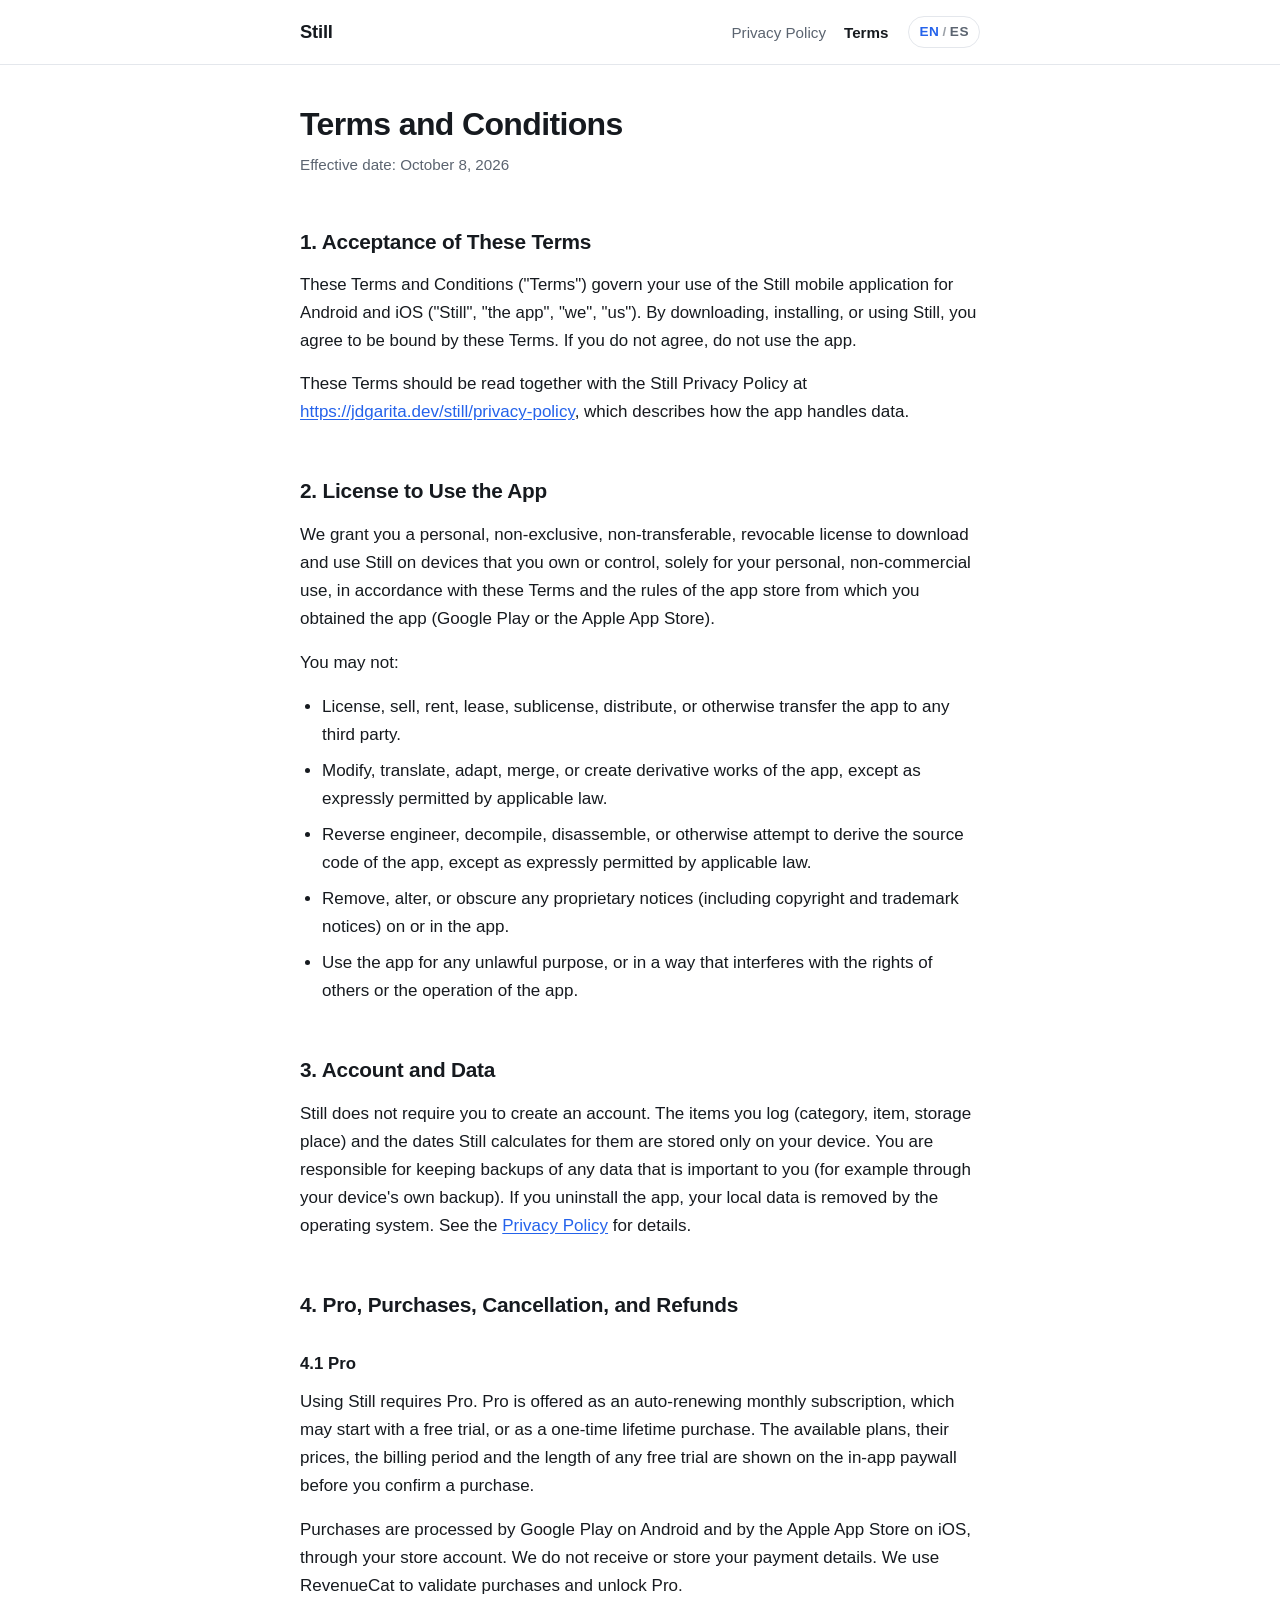
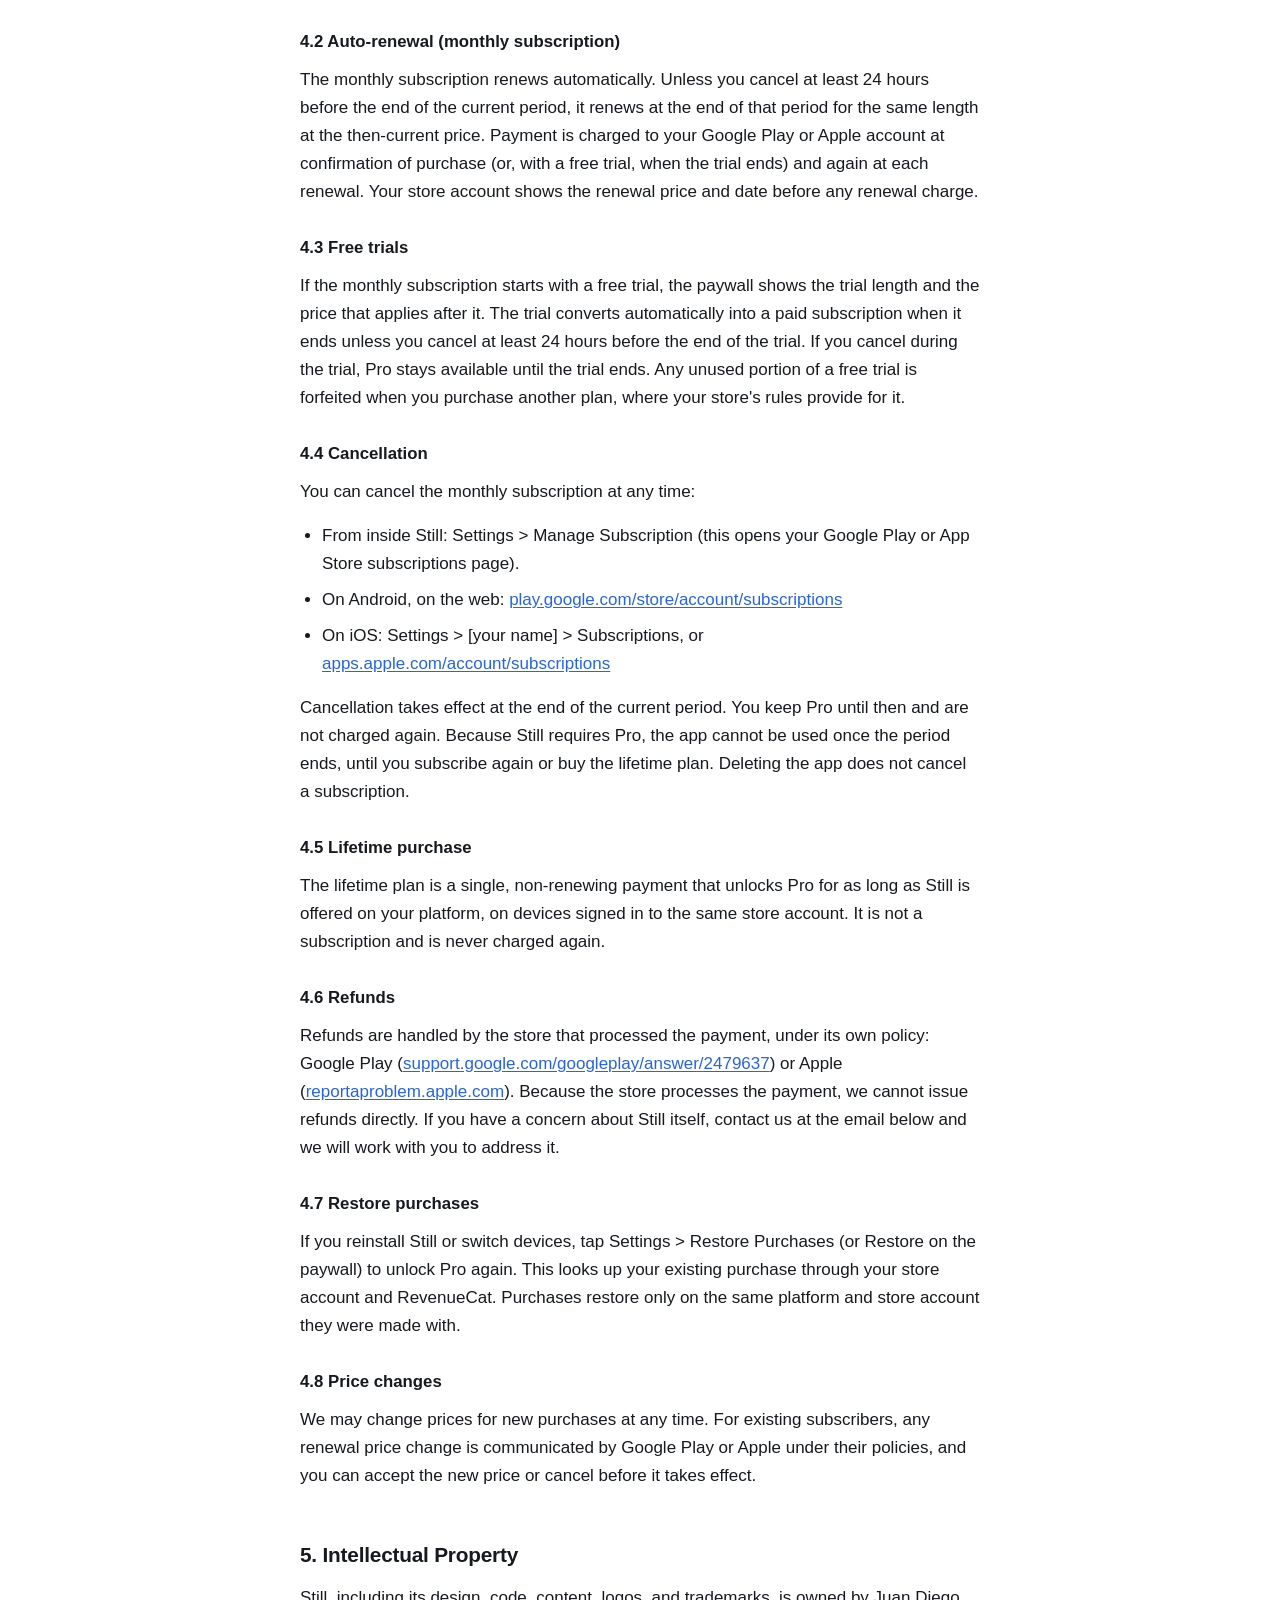
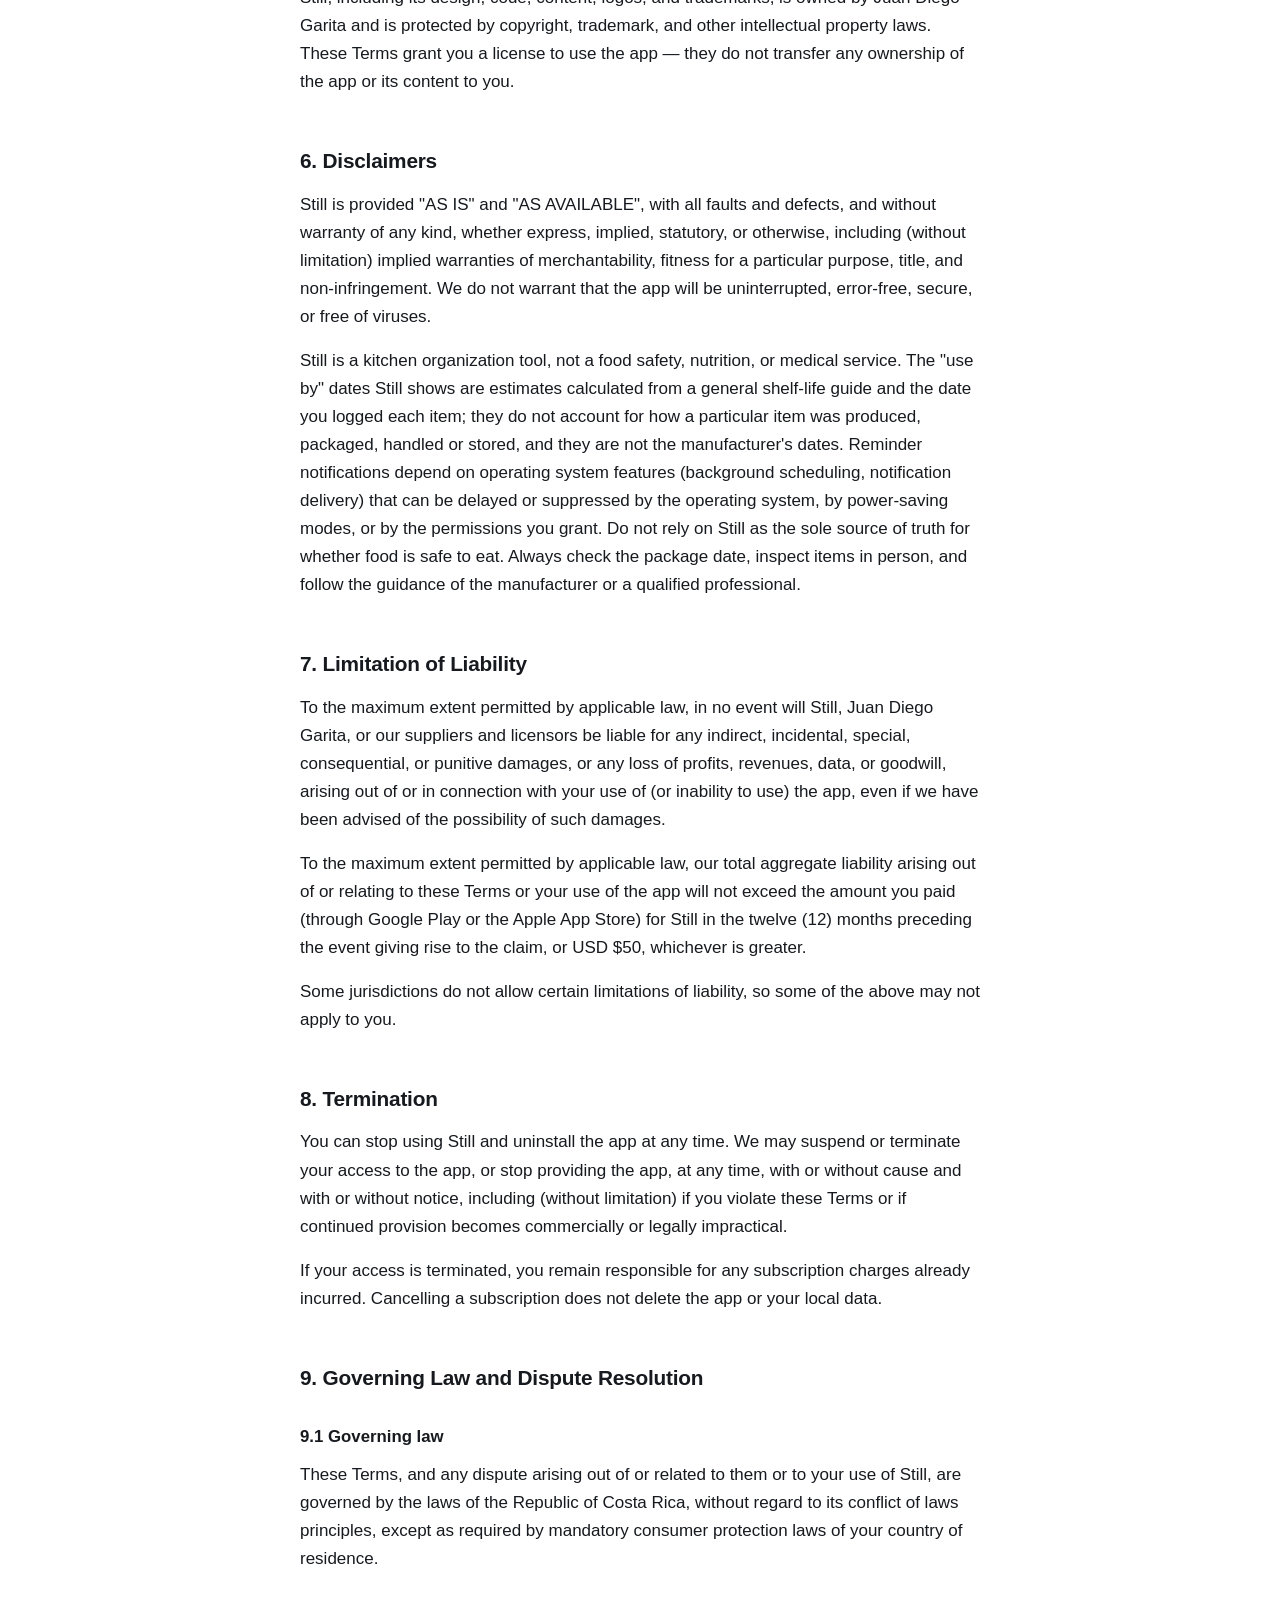
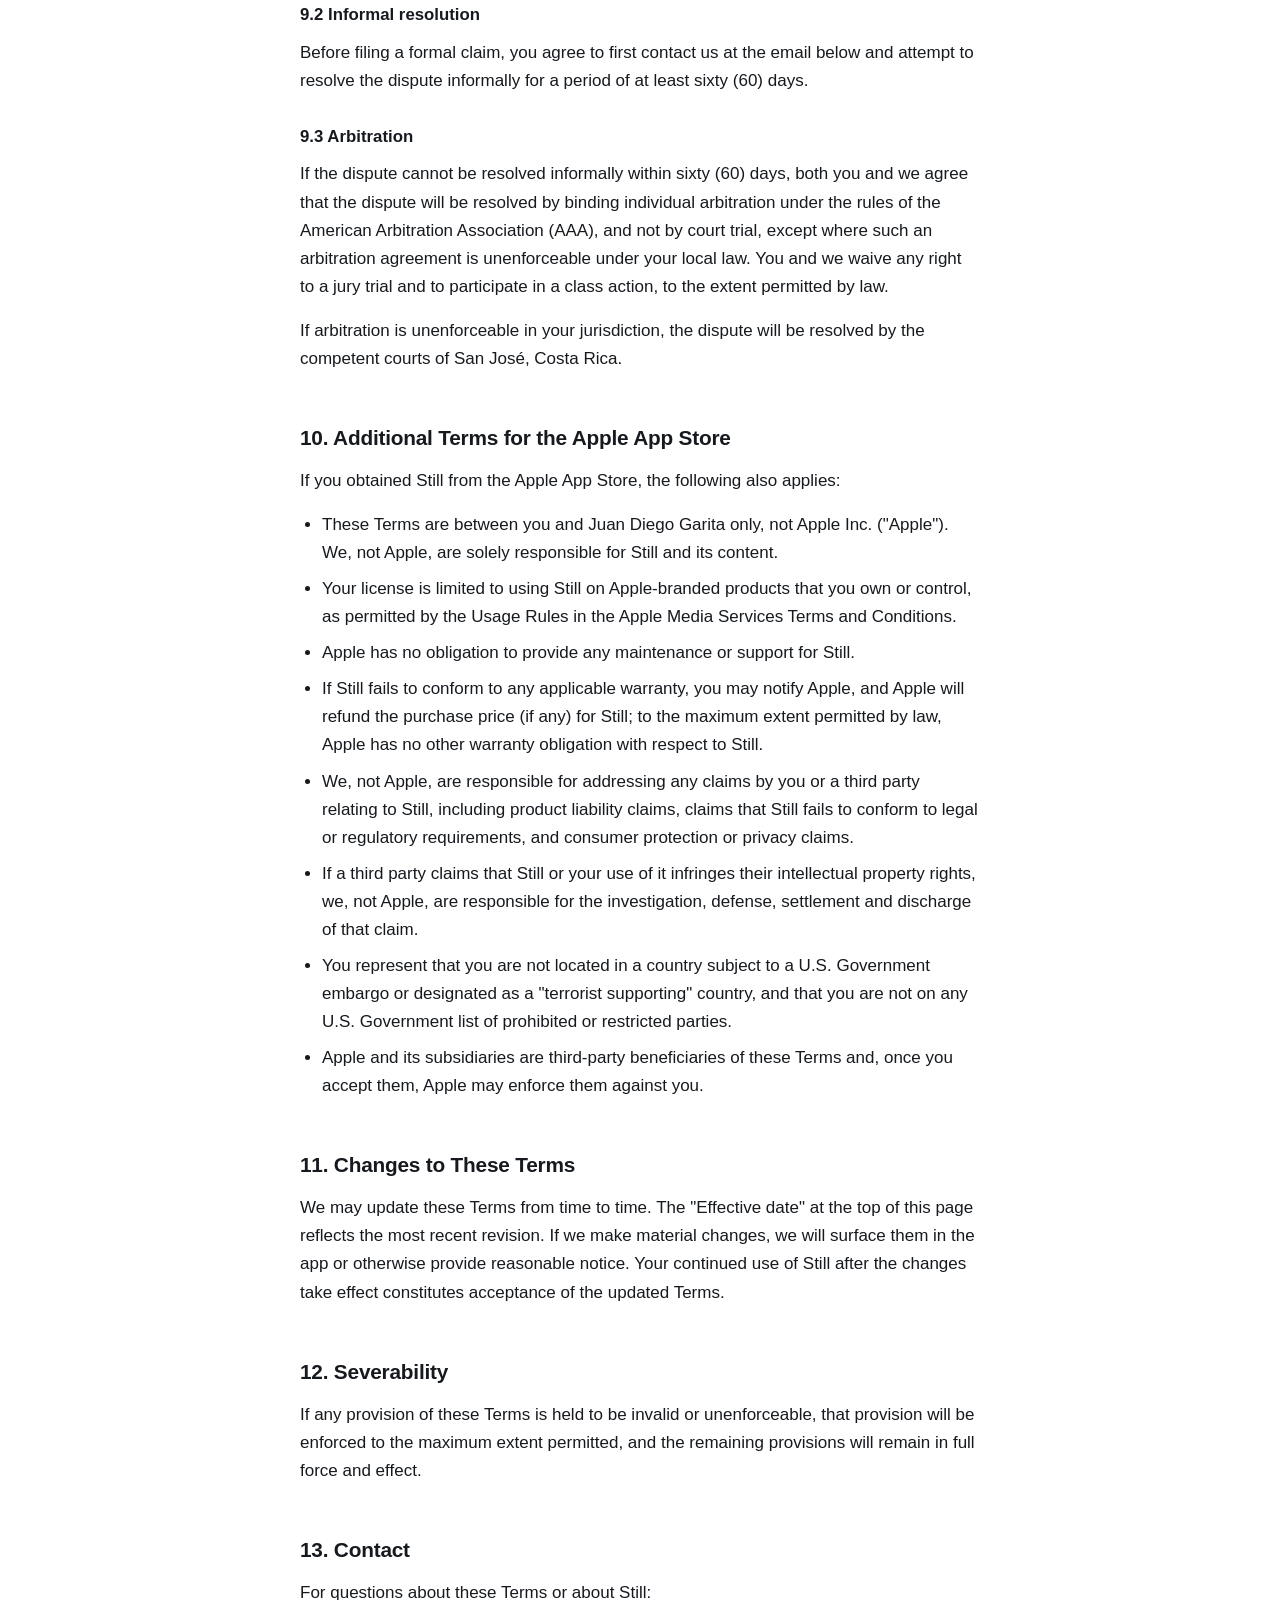
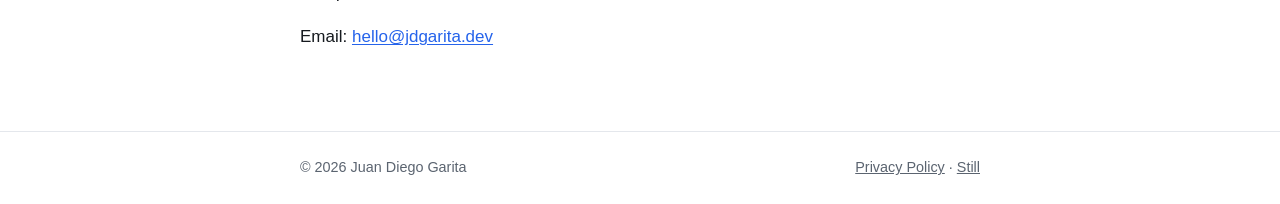
<file: still/terms-and-conditions/index.html>
<!DOCTYPE html>
<html lang="en">
<head>
    <!--
      Still — Terms and Conditions
      ============================================================
      Standalone legal page. Long-form prose is inline here by
      design (NOT routed through the root site's per-string i18n
      system, which is built for short UI labels). Bilingual: the
      English text and a Spanish courtesy translation sit side by
      side ([data-lang]); <html lang> picks one (EN without JS).
      Own stylesheet, follows OS light/dark via prefers-color-scheme.
      Edit BOTH languages when the text changes.
      When the terms change, bump the "Effective date" below.
    -->
    <meta charset="utf-8" />
    <meta name="viewport" content="width=device-width, initial-scale=1.0" />
    <meta name="color-scheme" content="light dark" />
    <meta name="description" content="Terms and Conditions for Still, a fridge and pantry tracker for Android and iOS." />
    <meta name="theme-color" content="#ffffff" media="(prefers-color-scheme: light)" />
    <meta name="theme-color" content="#0f1115" media="(prefers-color-scheme: dark)" />

    <title>Still — Terms and Conditions</title>
    <link rel="canonical" href="https://jdgarita.dev/still/terms-and-conditions/" />

    <link rel="icon" href="../../image/favicon.svg" type="image/svg+xml" />
    <link rel="icon" href="../../image/favicon-32.png" sizes="32x32" type="image/png" />
    <link rel="icon" href="../../image/favicon-16.png" sizes="16x16" type="image/png" />
    <link rel="apple-touch-icon" href="../../image/apple-touch-icon.png" />
    <link rel="shortcut icon" href="../../image/favicon.ico" />
    <link rel="stylesheet" href="../still.css" />
    <script>
      // Language before first paint: ?lang=en|es (what the app links with), else the visitor's
      // choice (localStorage "still-lang", shared with the landing), else the browser language.
      (function () {
        var d = document.documentElement, l = null;
        try { l = new URLSearchParams(location.search).get('lang'); } catch (e) {}
        if (l !== 'en' && l !== 'es') { try { l = localStorage.getItem('still-lang'); } catch (e) {} }
        if (l !== 'en' && l !== 'es') { l = (navigator.language || 'en').toLowerCase().indexOf('es') === 0 ? 'es' : 'en'; }
        d.setAttribute('lang', l);
        d.className += ' js';
      })();
    </script>
</head>
<body>
    <a class="skip-link" href="#main"><span data-lang="en">Skip to content</span><span data-lang="es" lang="es">Ir al contenido</span></a>

    <header class="doc-header">
        <div class="container">
            <a class="wordmark" href="../">Still</a>
            <nav class="doc-nav" aria-label="Legal documents">
                <a href="../privacy-policy/"><span data-lang="en">Privacy Policy</span><span data-lang="es" lang="es">Política de privacidad</span></a>
                <a href="../terms-and-conditions/" aria-current="page"><span data-lang="en">Terms</span><span data-lang="es" lang="es">Términos</span></a>
            </nav>
            <button id="lang-toggle" class="lang-toggle" type="button" aria-label="Switch language">
                <span class="lang-seg lang-en">EN</span><span class="lang-sep">/</span><span class="lang-seg lang-es">ES</span>
            </button>
        </div>
    </header>

    <main class="container doc" id="main" tabindex="-1">
        <div data-lang="en" lang="en">
            <h1>Terms and Conditions</h1>
            <p class="doc-meta">Effective date: <time datetime="2026-10-08">October 8, 2026</time></p>

            <h2>1. Acceptance of These Terms</h2>
            <p class="doc-lead">These Terms and Conditions ("Terms") govern your use of the Still mobile application for Android and iOS ("Still", "the app", "we", "us"). By downloading, installing, or using Still, you agree to be bound by these Terms. If you do not agree, do not use the app.</p>
            <p>These Terms should be read together with the Still Privacy Policy at <a href="../privacy-policy/">https://jdgarita.dev/still/privacy-policy</a>, which describes how the app handles data.</p>

            <h2>2. License to Use the App</h2>
            <p>We grant you a personal, non-exclusive, non-transferable, revocable license to download and use Still on devices that you own or control, solely for your personal, non-commercial use, in accordance with these Terms and the rules of the app store from which you obtained the app (Google Play or the Apple App Store).</p>
            <p>You may not:</p>
            <ul>
                <li>License, sell, rent, lease, sublicense, distribute, or otherwise transfer the app to any third party.</li>
                <li>Modify, translate, adapt, merge, or create derivative works of the app, except as expressly permitted by applicable law.</li>
                <li>Reverse engineer, decompile, disassemble, or otherwise attempt to derive the source code of the app, except as expressly permitted by applicable law.</li>
                <li>Remove, alter, or obscure any proprietary notices (including copyright and trademark notices) on or in the app.</li>
                <li>Use the app for any unlawful purpose, or in a way that interferes with the rights of others or the operation of the app.</li>
            </ul>

            <h2>3. Account and Data</h2>
            <p>Still does not require you to create an account. The items you log (category, item, storage place) and the dates Still calculates for them are stored only on your device. You are responsible for keeping backups of any data that is important to you (for example through your device's own backup). If you uninstall the app, your local data is removed by the operating system. See the <a href="../privacy-policy/">Privacy Policy</a> for details.</p>

            <h2>4. Pro, Purchases, Cancellation, and Refunds</h2>

            <h3>4.1 Pro</h3>
            <p>Using Still requires Pro. Pro is offered as an auto-renewing monthly subscription, which may start with a free trial, or as a one-time lifetime purchase. The available plans, their prices, the billing period and the length of any free trial are shown on the in-app paywall before you confirm a purchase.</p>
            <p>Purchases are processed by Google Play on Android and by the Apple App Store on iOS, through your store account. We do not receive or store your payment details. We use RevenueCat to validate purchases and unlock Pro.</p>

            <h3>4.2 Auto-renewal (monthly subscription)</h3>
            <p>The monthly subscription renews automatically. Unless you cancel at least 24 hours before the end of the current period, it renews at the end of that period for the same length at the then-current price. Payment is charged to your Google Play or Apple account at confirmation of purchase (or, with a free trial, when the trial ends) and again at each renewal. Your store account shows the renewal price and date before any renewal charge.</p>

            <h3>4.3 Free trials</h3>
            <p>If the monthly subscription starts with a free trial, the paywall shows the trial length and the price that applies after it. The trial converts automatically into a paid subscription when it ends unless you cancel at least 24 hours before the end of the trial. If you cancel during the trial, Pro stays available until the trial ends. Any unused portion of a free trial is forfeited when you purchase another plan, where your store's rules provide for it.</p>

            <h3>4.4 Cancellation</h3>
            <p>You can cancel the monthly subscription at any time:</p>
            <ul>
                <li>From inside Still: Settings &gt; Manage Subscription (this opens your Google Play or App Store subscriptions page).</li>
                <li>On Android, on the web: <a href="https://play.google.com/store/account/subscriptions" target="_blank" rel="noopener noreferrer">play.google.com/store/account/subscriptions</a></li>
                <li>On iOS: Settings &gt; [your name] &gt; Subscriptions, or <a href="https://apps.apple.com/account/subscriptions" target="_blank" rel="noopener noreferrer">apps.apple.com/account/subscriptions</a></li>
            </ul>
            <p>Cancellation takes effect at the end of the current period. You keep Pro until then and are not charged again. Because Still requires Pro, the app cannot be used once the period ends, until you subscribe again or buy the lifetime plan. Deleting the app does not cancel a subscription.</p>

            <h3>4.5 Lifetime purchase</h3>
            <p>The lifetime plan is a single, non-renewing payment that unlocks Pro for as long as Still is offered on your platform, on devices signed in to the same store account. It is not a subscription and is never charged again.</p>

            <h3>4.6 Refunds</h3>
            <p>Refunds are handled by the store that processed the payment, under its own policy: Google Play (<a href="https://support.google.com/googleplay/answer/2479637" target="_blank" rel="noopener noreferrer">support.google.com/googleplay/answer/2479637</a>) or Apple (<a href="https://reportaproblem.apple.com" target="_blank" rel="noopener noreferrer">reportaproblem.apple.com</a>). Because the store processes the payment, we cannot issue refunds directly. If you have a concern about Still itself, contact us at the email below and we will work with you to address it.</p>

            <h3>4.7 Restore purchases</h3>
            <p>If you reinstall Still or switch devices, tap Settings &gt; Restore Purchases (or Restore on the paywall) to unlock Pro again. This looks up your existing purchase through your store account and RevenueCat. Purchases restore only on the same platform and store account they were made with.</p>

            <h3>4.8 Price changes</h3>
            <p>We may change prices for new purchases at any time. For existing subscribers, any renewal price change is communicated by Google Play or Apple under their policies, and you can accept the new price or cancel before it takes effect.</p>

            <h2>5. Intellectual Property</h2>
            <p>Still, including its design, code, content, logos, and trademarks, is owned by Juan Diego Garita and is protected by copyright, trademark, and other intellectual property laws. These Terms grant you a license to use the app — they do not transfer any ownership of the app or its content to you.</p>

            <h2>6. Disclaimers</h2>
            <p>Still is provided "AS IS" and "AS AVAILABLE", with all faults and defects, and without warranty of any kind, whether express, implied, statutory, or otherwise, including (without limitation) implied warranties of merchantability, fitness for a particular purpose, title, and non-infringement. We do not warrant that the app will be uninterrupted, error-free, secure, or free of viruses.</p>
            <p>Still is a kitchen organization tool, not a food safety, nutrition, or medical service. The "use by" dates Still shows are estimates calculated from a general shelf-life guide and the date you logged each item; they do not account for how a particular item was produced, packaged, handled or stored, and they are not the manufacturer's dates. Reminder notifications depend on operating system features (background scheduling, notification delivery) that can be delayed or suppressed by the operating system, by power-saving modes, or by the permissions you grant. Do not rely on Still as the sole source of truth for whether food is safe to eat. Always check the package date, inspect items in person, and follow the guidance of the manufacturer or a qualified professional.</p>

            <h2>7. Limitation of Liability</h2>
            <p>To the maximum extent permitted by applicable law, in no event will Still, Juan Diego Garita, or our suppliers and licensors be liable for any indirect, incidental, special, consequential, or punitive damages, or any loss of profits, revenues, data, or goodwill, arising out of or in connection with your use of (or inability to use) the app, even if we have been advised of the possibility of such damages.</p>
            <p>To the maximum extent permitted by applicable law, our total aggregate liability arising out of or relating to these Terms or your use of the app will not exceed the amount you paid (through Google Play or the Apple App Store) for Still in the twelve (12) months preceding the event giving rise to the claim, or USD $50, whichever is greater.</p>
            <p>Some jurisdictions do not allow certain limitations of liability, so some of the above may not apply to you.</p>

            <h2>8. Termination</h2>
            <p>You can stop using Still and uninstall the app at any time. We may suspend or terminate your access to the app, or stop providing the app, at any time, with or without cause and with or without notice, including (without limitation) if you violate these Terms or if continued provision becomes commercially or legally impractical.</p>
            <p>If your access is terminated, you remain responsible for any subscription charges already incurred. Cancelling a subscription does not delete the app or your local data.</p>

            <h2>9. Governing Law and Dispute Resolution</h2>

            <h3>9.1 Governing law</h3>
            <p>These Terms, and any dispute arising out of or related to them or to your use of Still, are governed by the laws of the Republic of Costa Rica, without regard to its conflict of laws principles, except as required by mandatory consumer protection laws of your country of residence.</p>

            <h3>9.2 Informal resolution</h3>
            <p>Before filing a formal claim, you agree to first contact us at the email below and attempt to resolve the dispute informally for a period of at least sixty (60) days.</p>

            <h3>9.3 Arbitration</h3>
            <p>If the dispute cannot be resolved informally within sixty (60) days, both you and we agree that the dispute will be resolved by binding individual arbitration under the rules of the American Arbitration Association (AAA), and not by court trial, except where such an arbitration agreement is unenforceable under your local law. You and we waive any right to a jury trial and to participate in a class action, to the extent permitted by law.</p>
            <p>If arbitration is unenforceable in your jurisdiction, the dispute will be resolved by the competent courts of San José, Costa Rica.</p>

            <h2>10. Additional Terms for the Apple App Store</h2>
            <p>If you obtained Still from the Apple App Store, the following also applies:</p>
            <ul>
                <li>These Terms are between you and Juan Diego Garita only, not Apple Inc. ("Apple"). We, not Apple, are solely responsible for Still and its content.</li>
                <li>Your license is limited to using Still on Apple-branded products that you own or control, as permitted by the Usage Rules in the Apple Media Services Terms and Conditions.</li>
                <li>Apple has no obligation to provide any maintenance or support for Still.</li>
                <li>If Still fails to conform to any applicable warranty, you may notify Apple, and Apple will refund the purchase price (if any) for Still; to the maximum extent permitted by law, Apple has no other warranty obligation with respect to Still.</li>
                <li>We, not Apple, are responsible for addressing any claims by you or a third party relating to Still, including product liability claims, claims that Still fails to conform to legal or regulatory requirements, and consumer protection or privacy claims.</li>
                <li>If a third party claims that Still or your use of it infringes their intellectual property rights, we, not Apple, are responsible for the investigation, defense, settlement and discharge of that claim.</li>
                <li>You represent that you are not located in a country subject to a U.S. Government embargo or designated as a "terrorist supporting" country, and that you are not on any U.S. Government list of prohibited or restricted parties.</li>
                <li>Apple and its subsidiaries are third-party beneficiaries of these Terms and, once you accept them, Apple may enforce them against you.</li>
            </ul>

            <h2>11. Changes to These Terms</h2>
            <p>We may update these Terms from time to time. The "Effective date" at the top of this page reflects the most recent revision. If we make material changes, we will surface them in the app or otherwise provide reasonable notice. Your continued use of Still after the changes take effect constitutes acceptance of the updated Terms.</p>

            <h2>12. Severability</h2>
            <p>If any provision of these Terms is held to be invalid or unenforceable, that provision will be enforced to the maximum extent permitted, and the remaining provisions will remain in full force and effect.</p>

            <h2>13. Contact</h2>
            <p>For questions about these Terms or about Still:</p>
            <p>Email: <a href="mailto:hello@jdgarita.dev">hello@jdgarita.dev</a></p>
        </div>
        <div data-lang="es" lang="es">
            <h1>Términos y condiciones</h1>
            <p class="doc-meta">Fecha de entrada en vigor: <time datetime="2026-10-08">8 de octubre de 2026</time></p>
            <p class="doc-note">Esta es una traducción de cortesía. Si hay alguna diferencia entre esta versión y la versión en inglés, prevalece la versión en inglés.</p>

            <h2>1. Aceptación de estos Términos</h2>
            <p class="doc-lead">Estos Términos y condiciones ("Términos") rigen tu uso de la aplicación móvil Still para Android e iOS ("Still", "la app", "nosotros"). Al descargar, instalar o usar Still, aceptas quedar obligado por estos Términos. Si no estás de acuerdo, no uses la app.</p>
            <p>Estos Términos deben leerse junto con la Política de privacidad de Still en <a href="../privacy-policy/">https://jdgarita.dev/still/privacy-policy</a>, que describe cómo la app maneja los datos.</p>

            <h2>2. Licencia de uso de la app</h2>
            <p>Te otorgamos una licencia personal, no exclusiva, intransferible y revocable para descargar y usar Still en dispositivos que te pertenezcan o que controles, únicamente para tu uso personal y no comercial, de acuerdo con estos Términos y con las reglas de la tienda de la que obtuviste la app (Google Play o la App Store de Apple).</p>
            <p>No puedes:</p>
            <ul>
                <li>Licenciar, vender, alquilar, arrendar, sublicenciar, distribuir ni transferir de otra forma la app a terceros.</li>
                <li>Modificar, traducir, adaptar, combinar ni crear obras derivadas de la app, salvo en lo que la ley aplicable permita expresamente.</li>
                <li>Aplicar ingeniería inversa, descompilar, desensamblar ni intentar obtener de otra forma el código fuente de la app, salvo en lo que la ley aplicable permita expresamente.</li>
                <li>Eliminar, alterar u ocultar avisos de propiedad (incluidos los de derechos de autor y marcas) en la app.</li>
                <li>Usar la app con fines ilícitos, o de una forma que interfiera con los derechos de otras personas o con el funcionamiento de la app.</li>
            </ul>

            <h2>3. Cuenta y datos</h2>
            <p>Still no requiere que crees una cuenta. Los alimentos que registras (categoría, alimento, lugar de almacenamiento) y las fechas que Still calcula para ellos se guardan solo en tu dispositivo. Eres responsable de respaldar los datos que sean importantes para ti (por ejemplo, con la copia de seguridad de tu propio dispositivo). Si desinstalas la app, el sistema operativo elimina tus datos locales. Consulta la <a href="../privacy-policy/">Política de privacidad</a> para más detalles.</p>

            <h2>4. Pro, compras, cancelación y reembolsos</h2>

            <h3>4.1 Pro</h3>
            <p>Usar Still requiere Pro. Pro se ofrece como una suscripción mensual con renovación automática, que puede comenzar con una prueba gratuita, o como una compra única de por vida. Los planes disponibles, sus precios, el período de facturación y la duración de cualquier prueba gratuita se muestran en el paywall de la app antes de que confirmes una compra.</p>
            <p>Las compras las procesa Google Play en Android y la App Store de Apple en iOS, con tu cuenta de la tienda. No recibimos ni guardamos tus datos de pago. Usamos RevenueCat para validar las compras y activar Pro.</p>

            <h3>4.2 Renovación automática (suscripción mensual)</h3>
            <p>La suscripción mensual se renueva automáticamente. Salvo que la canceles al menos 24 horas antes de que termine el período en curso, se renueva al final de ese período por la misma duración y al precio vigente en ese momento. El pago se carga a tu cuenta de Google Play o de Apple al confirmar la compra (o, con una prueba gratuita, cuando termina la prueba) y de nuevo en cada renovación. Tu cuenta de la tienda muestra el precio y la fecha de renovación antes de cualquier cargo por renovación.</p>

            <h3>4.3 Pruebas gratuitas</h3>
            <p>Si la suscripción mensual comienza con una prueba gratuita, el paywall muestra la duración de la prueba y el precio que aplica después. La prueba se convierte automáticamente en una suscripción de pago al terminar, salvo que la canceles al menos 24 horas antes de que termine. Si cancelas durante la prueba, Pro sigue disponible hasta que la prueba termine. Cualquier parte no usada de una prueba gratuita se pierde al comprar otro plan, cuando las reglas de tu tienda así lo prevén.</p>

            <h3>4.4 Cancelación</h3>
            <p>Puedes cancelar la suscripción mensual en cualquier momento:</p>
            <ul>
                <li>Desde Still: Ajustes &gt; Administrar suscripción (abre la página de suscripciones de Google Play o de la App Store).</li>
                <li>En Android, desde la web: <a href="https://play.google.com/store/account/subscriptions" target="_blank" rel="noopener noreferrer">play.google.com/store/account/subscriptions</a></li>
                <li>En iOS: Ajustes &gt; [tu nombre] &gt; Suscripciones, o <a href="https://apps.apple.com/account/subscriptions" target="_blank" rel="noopener noreferrer">apps.apple.com/account/subscriptions</a></li>
            </ul>
            <p>La cancelación surte efecto al final del período en curso. Conservas Pro hasta entonces y no se te vuelve a cobrar. Como Still requiere Pro, la app no puede usarse una vez que termina el período, hasta que vuelvas a suscribirte o compres el plan de por vida. Borrar la app no cancela una suscripción.</p>

            <h3>4.5 Compra de por vida</h3>
            <p>El plan de por vida es un pago único, sin renovación, que activa Pro mientras Still se ofrezca en tu plataforma, en los dispositivos con la misma cuenta de la tienda. No es una suscripción y nunca se vuelve a cobrar.</p>

            <h3>4.6 Reembolsos</h3>
            <p>Los reembolsos los gestiona la tienda que procesó el pago, según su propia política: Google Play (<a href="https://support.google.com/googleplay/answer/2479637" target="_blank" rel="noopener noreferrer">support.google.com/googleplay/answer/2479637</a>) o Apple (<a href="https://reportaproblem.apple.com" target="_blank" rel="noopener noreferrer">reportaproblem.apple.com</a>). Como la tienda procesa el pago, no podemos emitir reembolsos directamente. Si tienes alguna inquietud sobre Still, escríbenos al correo de abajo y buscaremos contigo una solución.</p>

            <h3>4.7 Restaurar compras</h3>
            <p>Si reinstalas Still o cambias de dispositivo, toca Ajustes &gt; Restaurar compras (o Restaurar en el paywall) para volver a activar Pro. Esto busca tu compra existente a través de tu cuenta de la tienda y RevenueCat. Las compras solo se restauran en la misma plataforma y cuenta de la tienda con que se hicieron.</p>

            <h3>4.8 Cambios de precio</h3>
            <p>Podemos cambiar los precios de las compras nuevas en cualquier momento. Para quienes ya están suscritos, cualquier cambio en el precio de renovación lo comunica Google Play o Apple según sus políticas, y puedes aceptar el nuevo precio o cancelar antes de que entre en vigor.</p>

            <h2>5. Propiedad intelectual</h2>
            <p>Still, incluidos su diseño, código, contenido, logotipos y marcas, pertenece a Juan Diego Garita y está protegida por las leyes de derechos de autor, marcas y demás propiedad intelectual. Estos Términos te otorgan una licencia de uso de la app; no te transfieren la propiedad de la app ni de su contenido.</p>

            <h2>6. Exenciones de responsabilidad</h2>
            <p>Still se ofrece "TAL CUAL" y "SEGÚN DISPONIBILIDAD", con todos sus fallos y defectos, y sin garantía de ningún tipo, ya sea expresa, implícita, legal o de otra índole, incluidas (sin limitación) las garantías implícitas de comerciabilidad, idoneidad para un propósito particular, titularidad y no infracción. No garantizamos que la app funcione sin interrupciones, sin errores, de forma segura o libre de virus.</p>
            <p>Still es una herramienta para organizar la cocina, no un servicio de inocuidad alimentaria, nutrición ni salud. Las fechas de "usar antes de" que muestra Still son estimaciones calculadas a partir de una guía general de conservación y de la fecha en que registraste cada alimento; no consideran cómo se produjo, empacó, manipuló o almacenó un alimento en particular, y no son las fechas del fabricante. Las notificaciones de recordatorio dependen de funciones del sistema operativo (programación en segundo plano, entrega de notificaciones) que el sistema, los modos de ahorro de energía o los permisos que concedas pueden retrasar o suprimir. No uses Still como única fuente para decidir si un alimento es seguro para comer. Revisa siempre la fecha del empaque, inspecciona los alimentos en persona y sigue las indicaciones del fabricante o de un profesional calificado.</p>

            <h2>7. Limitación de responsabilidad</h2>
            <p>En la máxima medida permitida por la ley aplicable, en ningún caso Still, Juan Diego Garita ni nuestros proveedores y licenciantes serán responsables por daños indirectos, incidentales, especiales, consecuentes o punitivos, ni por pérdida de ganancias, ingresos, datos o reputación, que surjan de o en relación con tu uso de la app (o la imposibilidad de usarla), aun si se nos advirtió de la posibilidad de tales daños.</p>
            <p>En la máxima medida permitida por la ley aplicable, nuestra responsabilidad total acumulada derivada de o relacionada con estos Términos o con tu uso de la app no excederá el monto que pagaste (a través de Google Play o la App Store de Apple) por Still en los doce (12) meses anteriores al hecho que dio origen al reclamo, o USD $50, lo que sea mayor.</p>
            <p>Algunas jurisdicciones no permiten ciertas limitaciones de responsabilidad, por lo que algunas de las anteriores podrían no aplicarte.</p>

            <h2>8. Terminación</h2>
            <p>Puedes dejar de usar Still y desinstalar la app en cualquier momento. Podemos suspender o terminar tu acceso a la app, o dejar de ofrecerla, en cualquier momento, con o sin causa y con o sin aviso, incluido (sin limitación) si incumples estos Términos o si seguir ofreciéndola resulta comercial o legalmente inviable.</p>
            <p>Si se termina tu acceso, sigues siendo responsable de los cargos de suscripción ya generados. Cancelar una suscripción no borra la app ni tus datos locales.</p>

            <h2>9. Ley aplicable y resolución de disputas</h2>

            <h3>9.1 Ley aplicable</h3>
            <p>Estos Términos, y cualquier disputa que surja de ellos o se relacione con ellos o con tu uso de Still, se rigen por las leyes de la República de Costa Rica, sin considerar sus normas sobre conflicto de leyes, salvo lo que exijan las leyes imperativas de protección al consumidor de tu país de residencia.</p>

            <h3>9.2 Resolución informal</h3>
            <p>Antes de presentar un reclamo formal, aceptas contactarnos primero al correo de abajo e intentar resolver la disputa de manera informal durante al menos sesenta (60) días.</p>

            <h3>9.3 Arbitraje</h3>
            <p>Si la disputa no puede resolverse de manera informal en sesenta (60) días, tú y nosotros aceptamos que se resuelva mediante arbitraje individual vinculante según las reglas de la American Arbitration Association (AAA), y no mediante juicio, salvo cuando dicho acuerdo de arbitraje no sea exigible según tu ley local. Tú y nosotros renunciamos a cualquier derecho a un juicio con jurado y a participar en una acción colectiva, en la medida en que la ley lo permita.</p>
            <p>Si el arbitraje no es exigible en tu jurisdicción, la disputa la resolverán los tribunales competentes de San José, Costa Rica.</p>

            <h2>10. Términos adicionales para la App Store de Apple</h2>
            <p>Si obtuviste Still en la App Store de Apple, también aplica lo siguiente:</p>
            <ul>
                <li>Estos Términos son entre tú y Juan Diego Garita únicamente, no con Apple Inc. ("Apple"). Nosotros, y no Apple, somos los únicos responsables de Still y de su contenido.</li>
                <li>Tu licencia se limita a usar Still en productos de la marca Apple que te pertenezcan o controles, según lo permiten las Reglas de uso de los Términos y condiciones de los Servicios multimedia de Apple.</li>
                <li>Apple no tiene obligación alguna de dar mantenimiento ni soporte a Still.</li>
                <li>Si Still no cumple con alguna garantía aplicable, puedes notificarlo a Apple, y Apple te reembolsará el precio de compra (si lo hubo) de Still; en la máxima medida permitida por la ley, Apple no tiene ninguna otra obligación de garantía respecto de Still.</li>
                <li>Nosotros, y no Apple, somos responsables de atender cualquier reclamo tuyo o de terceros relacionado con Still, incluidos los reclamos por responsabilidad del producto, los reclamos de que Still no cumple con requisitos legales o regulatorios, y los reclamos de protección al consumidor o de privacidad.</li>
                <li>Si un tercero alega que Still o tu uso de ella infringe sus derechos de propiedad intelectual, nosotros, y no Apple, somos responsables de la investigación, defensa, arreglo y resolución de ese reclamo.</li>
                <li>Declaras que no te encuentras en un país sujeto a un embargo del Gobierno de EE. UU. ni designado como país que "apoya el terrorismo", y que no figuras en ninguna lista del Gobierno de EE. UU. de partes prohibidas o restringidas.</li>
                <li>Apple y sus subsidiarias son terceros beneficiarios de estos Términos y, una vez que los aceptes, Apple podrá hacerlos valer frente a ti.</li>
            </ul>

            <h2>11. Cambios a estos Términos</h2>
            <p>Podemos actualizar estos Términos de vez en cuando. La "Fecha de entrada en vigor" al inicio de esta página indica la revisión más reciente. Si hacemos cambios importantes, los mostraremos en la app o te daremos un aviso razonable por otro medio. Seguir usando Still después de que los cambios entren en vigor implica que aceptas los Términos actualizados.</p>

            <h2>12. Divisibilidad</h2>
            <p>Si alguna disposición de estos Términos se considera inválida o no exigible, esa disposición se aplicará en la máxima medida permitida, y las demás disposiciones seguirán plenamente vigentes.</p>

            <h2>13. Contacto</h2>
            <p>Para preguntas sobre estos Términos o sobre Still:</p>
            <p>Correo: <a href="mailto:hello@jdgarita.dev">hello@jdgarita.dev</a></p>
        </div>
    </main>

    <footer class="doc-footer">
        <div class="container">
            <p>© <span id="footer-year">2026</span> Juan Diego Garita</p>
            <p><a href="../privacy-policy/"><span data-lang="en">Privacy Policy</span><span data-lang="es" lang="es">Política de privacidad</span></a> · <a href="../">Still</a></p>
        </div>
    </footer>

    <script>
      // Year stamp + the EN/ES toggle. No external dependency; nothing is sent anywhere.
      (function () {
        var y = document.getElementById('footer-year');
        if (y) { y.textContent = String(new Date().getFullYear()); }
        var d = document.documentElement;
        var TITLES = { en: 'Still — Terms and Conditions', es: 'Still — Términos y condiciones' };
        var LABELS = { en: 'Switch language', es: 'Cambiar idioma' };
        var NAV = { en: 'Legal documents', es: 'Documentos legales' };
        var btn = document.getElementById('lang-toggle');
        var nav = document.querySelector('.doc-nav');
        function apply(l) {
          d.setAttribute('lang', l);
          document.title = TITLES[l];
          if (btn) { btn.setAttribute('aria-label', LABELS[l]); }
          if (nav) { nav.setAttribute('aria-label', NAV[l]); }
        }
        var lang = d.getAttribute('lang') === 'es' ? 'es' : 'en';
        apply(lang);
        if (btn) {
          btn.addEventListener('click', function () {
            lang = lang === 'es' ? 'en' : 'es';
            try { localStorage.setItem('still-lang', lang); } catch (e) {}
            apply(lang);
          });
        }
      })();
    </script>
</body>
</html>
</file>
<file: still/still.css>
/*
  Still — legal pages stylesheet
  ============================================================
  Self-contained, neutral styling for the Still app's legal
  documents (privacy policy, terms). Intentionally NOT coupled
  to the root site's css/custom.css: the Still mini-site owns
  its own look, so changing jdgarita.dev's palette never alters
  these pages and vice versa.

  No web fonts — these pages follow the OS light/dark preference
  via prefers-color-scheme and use the system font stack so they
  load instantly and offline. The only JS is the year stamp and
  the EN/ES toggle (see "Language" below).
*/

:root {
  --bg:        #ffffff;
  --surface:   #ffffff;
  --surface-2: #f6f7f9;
  --text:      #161a1f;
  --muted:     #5b6470;
  --accent:    #2563eb;
  --accent-2:  #1d4ed8;
  --border:    #e4e7ec;
  --ring:      #2563eb;

  --maxw: 720px;
  --radius: 12px;
  --font: -apple-system, BlinkMacSystemFont, "Segoe UI", Roboto, Helvetica,
          Arial, "Apple Color Emoji", "Segoe UI Emoji", sans-serif;
}

@media (prefers-color-scheme: dark) {
  :root {
    --bg:        #0f1115;
    --surface:   #14171c;
    --surface-2: #1a1e25;
    --text:      #e6e8ec;
    --muted:     #9aa3af;
    --accent:    #6ea8fe;
    --accent-2:  #93c0ff;
    --border:    #262b33;
    --ring:      #6ea8fe;
  }
}

* { box-sizing: border-box; }

html { -webkit-text-size-adjust: 100%; }

body {
  margin: 0;
  background: var(--bg);
  color: var(--text);
  font-family: var(--font);
  font-size: 17px;
  line-height: 1.65;
  text-rendering: optimizeLegibility;
  -webkit-font-smoothing: antialiased;
}

.container {
  width: 100%;
  max-width: var(--maxw);
  margin: 0 auto;
  padding: 0 20px;
}

/* ---------- Skip link ---------- */
.skip-link {
  position: absolute;
  left: -9999px;
  top: 0;
  background: var(--accent);
  color: #fff;
  padding: 10px 16px;
  border-radius: 0 0 var(--radius) 0;
  z-index: 10;
}
.skip-link:focus {
  left: 0;
}

/* ---------- Header ---------- */
.doc-header {
  border-bottom: 1px solid var(--border);
  background: var(--surface);
}
.doc-header .container {
  display: flex;
  flex-wrap: wrap;
  align-items: center;
  gap: 12px 20px;
  padding-top: 16px;
  padding-bottom: 16px;
}
.wordmark {
  font-weight: 700;
  font-size: 1.15rem;
  letter-spacing: -0.01em;
  color: var(--text);
  text-decoration: none;
}
.wordmark:hover { color: var(--accent); }

.doc-nav {
  margin-left: auto;
  display: flex;
  gap: 18px;
  font-size: 0.95rem;
}
.doc-nav a {
  color: var(--muted);
  text-decoration: none;
}
.doc-nav a:hover { color: var(--accent); }
.doc-nav a[aria-current="page"] {
  color: var(--text);
  font-weight: 600;
}

/* ---------- Language (EN / ES) ----------
   Each page carries both languages ([data-lang]); <html lang> shows one.
   Without JS the page stays lang="en" and the toggle stays hidden. */
html[lang="es"] [data-lang="en"],
html:not([lang="es"]) [data-lang="es"] { display: none; }

.lang-toggle {
  display: none;
  align-items: center;
  font: inherit;
  font-size: 0.85rem;
  font-weight: 600;
  letter-spacing: 0.04em;
  color: var(--muted);
  background: transparent;
  border: 1px solid var(--border);
  border-radius: 999px;
  padding: 4px 10px;
  cursor: pointer;
}
html.js .lang-toggle { display: inline-flex; }
.lang-toggle:hover { border-color: var(--accent); }
.lang-toggle .lang-sep { margin: 0 3px; opacity: 0.6; }
html:not([lang="es"]) .lang-toggle .lang-en,
html[lang="es"] .lang-toggle .lang-es { color: var(--accent); }
.lang-toggle:focus-visible {
  outline: 2px solid var(--ring);
  outline-offset: 3px;
}

/* ---------- Document body ---------- */
main.doc {
  padding-top: 40px;
  padding-bottom: 64px;
}
.doc h1 {
  font-size: 2rem;
  line-height: 1.2;
  letter-spacing: -0.02em;
  margin: 0 0 8px;
}
.doc-meta {
  color: var(--muted);
  font-size: 0.95rem;
  margin: 0 0 8px;
}
.doc-lead {
  font-size: 1.05rem;
  color: var(--text);
  margin: 16px 0 0;
}
.doc h2 {
  font-size: 1.3rem;
  letter-spacing: -0.01em;
  margin: 40px 0 12px;
  padding-top: 8px;
}
.doc h3 {
  font-size: 1.05rem;
  margin: 28px 0 10px;
}
.doc p { margin: 0 0 16px; }
.doc ul {
  margin: 0 0 16px;
  padding-left: 22px;
}
.doc li { margin: 0 0 8px; }
.doc a {
  color: var(--accent);
  text-decoration: underline;
  text-underline-offset: 2px;
  word-break: break-word;
}
.doc a:hover { color: var(--accent-2); }
.doc code {
  font-family: ui-monospace, SFMono-Regular, "SF Mono", Menlo, Consolas, "Liberation Mono", monospace;
  font-size: 0.9em;
  background: var(--surface-2);
  border: 1px solid var(--border);
  border-radius: 5px;
  padding: 1px 5px;
}

/* The Spanish courtesy-translation notice under the title. */
.doc-note {
  color: var(--muted);
  font-size: 0.9rem;
  border-left: 3px solid var(--border);
  padding-left: 12px;
  margin: 8px 0 0;
}

/* Definition-style block for the third-party services list */
.svc {
  border: 1px solid var(--border);
  border-radius: var(--radius);
  background: var(--surface-2);
  padding: 16px 18px;
  margin: 0 0 14px;
}
.svc h3 {
  margin: 0 0 8px;
  font-size: 1rem;
}
.svc ul { margin: 0; }
.svc li { margin: 0 0 4px; }

/* ---------- Footer ---------- */
.doc-footer {
  border-top: 1px solid var(--border);
  background: var(--surface);
  color: var(--muted);
  font-size: 0.9rem;
}
.doc-footer .container {
  display: flex;
  flex-wrap: wrap;
  gap: 6px 20px;
  justify-content: space-between;
  padding-top: 24px;
  padding-bottom: 24px;
}
.doc-footer p { margin: 0; }
.doc-footer a { color: var(--muted); }
.doc-footer a:hover { color: var(--accent); }

/* ---------- Hub (/still/) ---------- */
main.hub {
  padding-top: 64px;
  padding-bottom: 72px;
}
.hub-eyebrow {
  margin: 0 0 12px;
  font-size: 0.9rem;
}
.hub-eyebrow a {
  color: var(--muted);
  text-decoration: none;
}
.hub-eyebrow a:hover { color: var(--accent); }
.hub h1 {
  font-size: 2.4rem;
  letter-spacing: -0.02em;
  margin: 0 0 8px;
}
.hub-sub {
  color: var(--muted);
  font-size: 1.05rem;
  margin: 0 0 32px;
}
.hub-links {
  display: grid;
  gap: 14px;
  margin: 0 0 28px;
}
.hub-card {
  display: block;
  border: 1px solid var(--border);
  border-radius: var(--radius);
  background: var(--surface-2);
  padding: 18px 20px;
  text-decoration: none;
  color: var(--text);
  transition: border-color 0.15s ease, transform 0.15s ease;
}
.hub-card:hover {
  border-color: var(--accent);
  transform: translateY(-1px);
}
.hub-card-title {
  display: block;
  font-weight: 600;
  font-size: 1.1rem;
  margin-bottom: 2px;
}
.hub-card-desc {
  display: block;
  color: var(--muted);
  font-size: 0.95rem;
}
.hub-store { margin: 0; font-size: 0.95rem; }
.hub-store a { color: var(--accent); text-decoration: none; }
.hub-store a:hover { text-decoration: underline; }

/* ---------- Focus ring (do not remove outlines) ---------- */
a:focus-visible,
.hub-card:focus-visible {
  outline: 2px solid var(--ring);
  outline-offset: 3px;
  border-radius: 4px;
}

/* Skip-link target: <main> carries tabindex="-1" so the skip link
   reliably moves focus in Safari/Firefox, but the content container
   itself should not draw a focus ring. Interactive controls keep theirs. */
main[tabindex="-1"] {
  outline: none;
}

/* ---------- Small screens ---------- */
@media (max-width: 480px) {
  body { font-size: 16px; }
  .doc h1 { font-size: 1.6rem; }
  .hub h1 { font-size: 2rem; }
  .doc-nav { gap: 14px; }
  /* Wordmark and EN/ES share the first row; the document links take the second. */
  .lang-toggle { order: 1; margin-left: auto; }
  .doc-nav { order: 2; margin-left: 0; width: 100%; }
}

/* ---------- Print ---------- */
@media print {
  .doc-header, .doc-footer, .skip-link, .lang-toggle { display: none; }
  body { font-size: 12pt; color: #000; background: #fff; }
  .doc a { color: #000; text-decoration: underline; }
  main.doc { padding-top: 0; }
}
</file>
